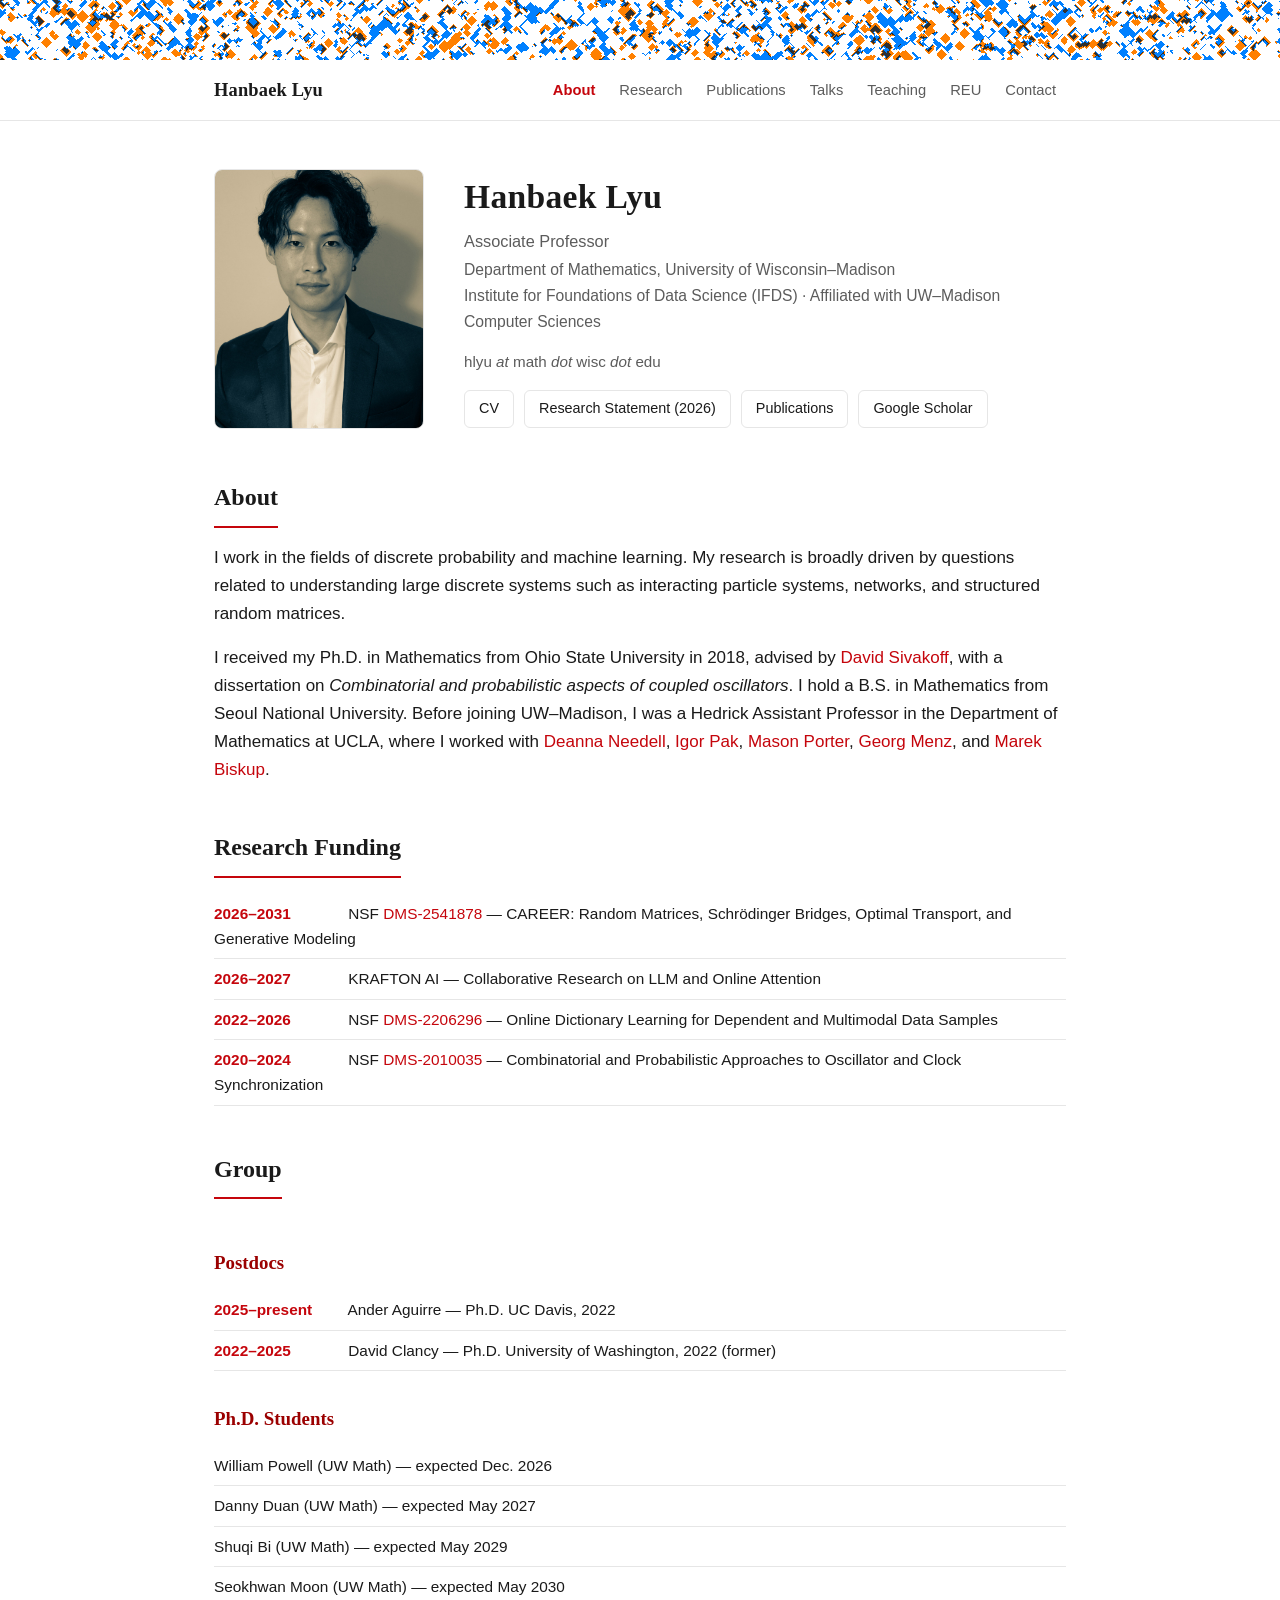
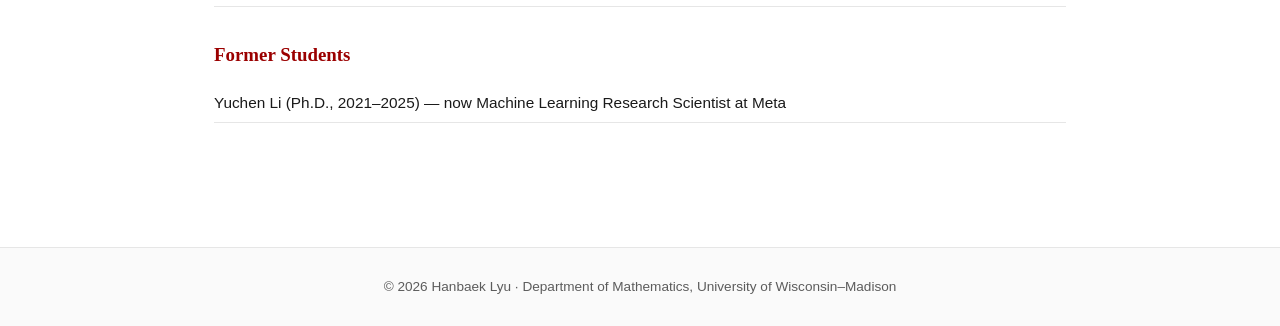
<file: index.html>
<!DOCTYPE html>
<html lang="en">
<head>
<meta charset="utf-8">
<meta name="viewport" content="width=device-width, initial-scale=1">
<title>Hanbaek Lyu</title>
<meta name="description" content="Hanbaek Lyu — Associate Professor of Mathematics, University of Wisconsin–Madison. Discrete probability and machine learning.">
<link rel="stylesheet" href="css/style.css?v=4">
</head>
<body>
<a class="topbanner" href="index.html" aria-label="Hanbaek Lyu — home"><img src="images/banner/fca_banner.gif?v=6" alt="4-color Firefly Cellular Automata simulation"></a>
<nav class="nav">
  <div class="nav-inner">
    <a class="brand" href="index.html">Hanbaek Lyu</a>
    <div class="nav-links">
      <a href="index.html" class="active">About</a>
      <a href="research.html">Research</a>
      <a href="publications.html">Publications</a>
      <a href="talks.html">Talks</a>
      <a href="teaching.html">Teaching</a>
      <a href="reu.html">REU</a>
      <a href="contact.html">Contact</a>
    </div>
  </div>
</nav>

<main class="wrap">
  <div class="hero">
    <div class="hero-photo">
      <img src="images/profile.jpg" alt="Hanbaek Lyu" onerror="this.onerror=null;this.src='images/profile.svg'">
    </div>
    <div class="hero-body">
      <h1>Hanbaek Lyu</h1>
      <p class="title">Associate Professor</p>
      <p class="affil">Department of Mathematics, University of Wisconsin&ndash;Madison</p>
      <p class="affil">Institute for Foundations of Data Science (IFDS) &middot; Affiliated with UW&ndash;Madison Computer Sciences</p>
      <p class="contact-line">hlyu&nbsp;<em>at</em>&nbsp;math&nbsp;<em>dot</em>&nbsp;wisc&nbsp;<em>dot</em>&nbsp;edu</p>
      <div class="quicklinks">
        <a class="btn" href="files/CV.pdf?v=2026-11-24-v3">CV</a>
        <a class="btn" href="files/research_statement.pdf?v=2026-10-01">Research Statement (2026)</a>
        <a class="btn" href="publications.html">Publications</a>
        <a class="btn" href="https://scholar.google.com/citations?user=gDFWvgQAAAAJ&hl=en">Google Scholar</a>
      </div>
    </div>
  </div>

  <section>
    <h2>About</h2>
    <p>I work in the fields of discrete probability and machine learning.
      My research is broadly driven by questions related to understanding large discrete systems
      such as interacting particle systems, networks, and structured random matrices.</p>
    <p>I received my Ph.D. in Mathematics from Ohio State University in 2018, advised by
      <a href="https://people.math.osu.edu/sivakoff.2/">David Sivakoff</a>,
      with a dissertation on <em>Combinatorial and probabilistic aspects of coupled oscillators</em>.
      I hold a B.S. in Mathematics from Seoul National University. Before joining UW&ndash;Madison,
      I was a Hedrick Assistant Professor in the Department of Mathematics at UCLA, where I worked with
      <a href="https://www.math.ucla.edu/~deanna/">Deanna Needell</a>,
      <a href="https://www.math.ucla.edu/~pak/">Igor Pak</a>,
      <a href="https://www.math.ucla.edu/~mason/">Mason Porter</a>,
      <a href="https://www.math.ucla.edu/~gmenz/">Georg Menz</a>, and
      <a href="https://www.math.ucla.edu/~biskup/">Marek Biskup</a>.</p>
  </section>

  <section>
    <h2>Research Funding</h2>
    <ul class="term-list">
      <li><span class="term">2026&ndash;2031</span> NSF <a href="https://www.nsf.gov/awardsearch/showAward?AWD_ID=2541878">DMS-2541878</a> &mdash; CAREER: Random Matrices, Schr&ouml;dinger Bridges, Optimal Transport, and Generative Modeling</li>
      <li><span class="term">2026&ndash;2027</span> KRAFTON AI &mdash; Collaborative Research on LLM and Online Attention</li>
      <li><span class="term">2022&ndash;2026</span> NSF <a href="https://www.nsf.gov/awardsearch/showAward?AWD_ID=2206296">DMS-2206296</a> &mdash; Online Dictionary Learning for Dependent and Multimodal Data Samples</li>
      <li><span class="term">2020&ndash;2024</span> NSF <a href="https://www.nsf.gov/awardsearch/showAward?AWD_ID=2010035">DMS-2010035</a> &mdash; Combinatorial and Probabilistic Approaches to Oscillator and Clock Synchronization</li>
    </ul>
  </section>

  <section>
    <h2>Group</h2>
    <h3>Postdocs</h3>
    <ul class="term-list">
      <li><span class="term">2025&ndash;present</span> Ander Aguirre &mdash; Ph.D. UC Davis, 2022</li>
      <li><span class="term">2022&ndash;2025</span> David Clancy &mdash; Ph.D. University of Washington, 2022 (former)</li>
    </ul>
    <h3>Ph.D. Students</h3>
    <ul class="term-list">
      <li>William Powell (UW Math) &mdash; expected Dec. 2026</li>
      <li>Danny Duan (UW Math) &mdash; expected May 2027</li>
      <li>Shuqi Bi (UW Math) &mdash; expected May 2029</li>
      <li>Seokhwan Moon (UW Math) &mdash; expected May 2030</li>
    </ul>
    <h3>Former Students</h3>
    <ul class="term-list">
      <li>Yuchen Li (Ph.D., 2021&ndash;2025) &mdash; now Machine Learning Research Scientist at Meta</li>
    </ul>
  </section>
</main>

<footer>
  &copy; 2026 Hanbaek Lyu &middot; Department of Mathematics, University of Wisconsin&ndash;Madison
</footer>
<script src="js/owner.js" defer></script>
<script data-goatcounter="https://colourgraph.goatcounter.com/count" async src="//gc.zgo.at/count.js"></script>
<script src="js/clicks.js?v=3" defer></script>
</body>
</html>
</file>
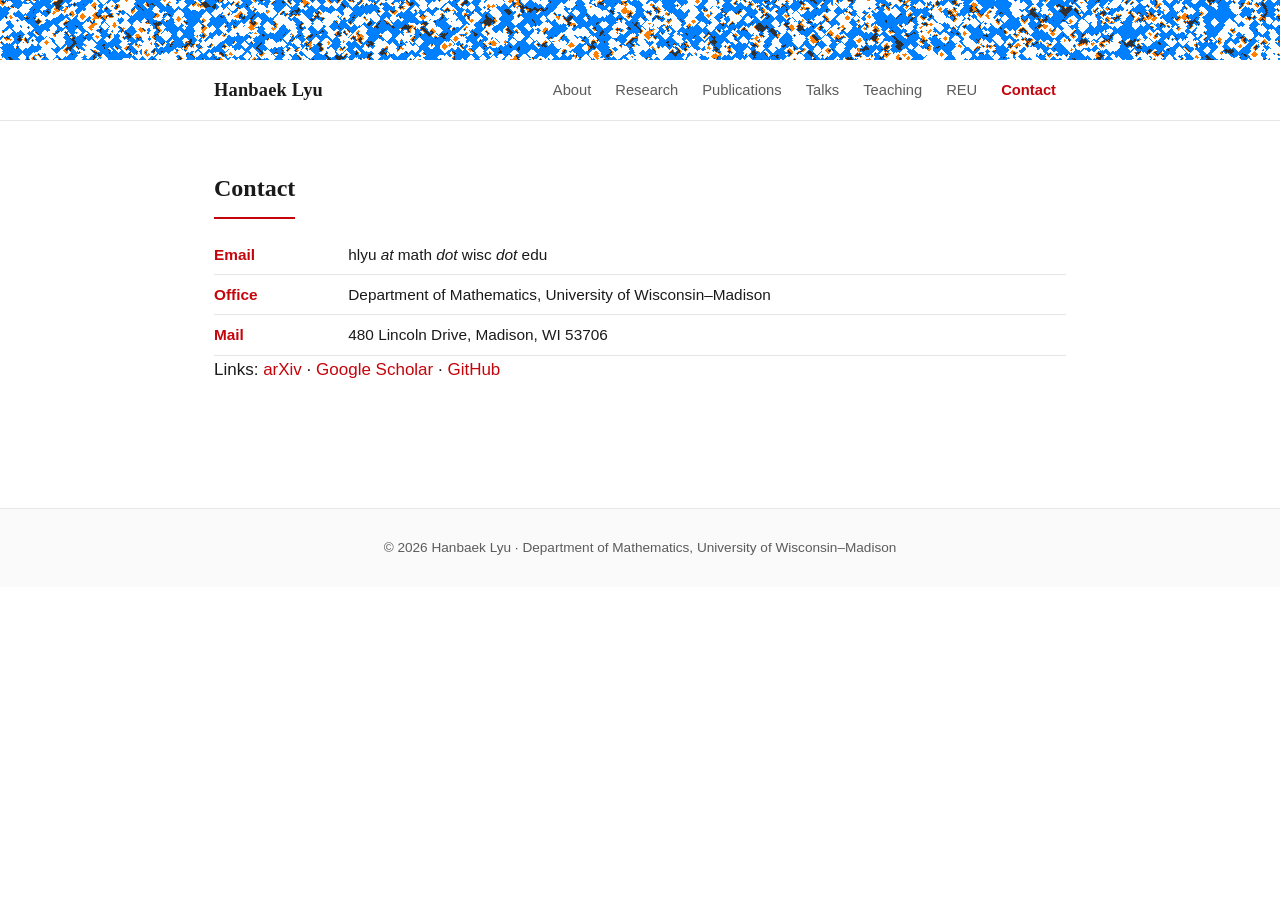
<file: contact.html>
<!DOCTYPE html>
<html lang="en">
<head>
<meta charset="utf-8">
<meta name="viewport" content="width=device-width, initial-scale=1">
<title>Contact &mdash; Hanbaek Lyu</title>
<meta name="description" content="Contact information for Hanbaek Lyu.">
<link rel="stylesheet" href="css/style.css?v=4">
</head>
<body>
<a class="topbanner" href="index.html" aria-label="Hanbaek Lyu — home"><img src="images/banner/fca_banner.gif?v=6" alt="4-color Firefly Cellular Automata simulation"></a>
<nav class="nav">
  <div class="nav-inner">
    <a class="brand" href="index.html">Hanbaek Lyu</a>
    <div class="nav-links">
      <a href="index.html">About</a>
      <a href="research.html">Research</a>
      <a href="publications.html">Publications</a>
      <a href="talks.html">Talks</a>
      <a href="teaching.html">Teaching</a>
      <a href="reu.html">REU</a>
      <a href="contact.html" class="active">Contact</a>
    </div>
  </div>
</nav>

<main class="wrap">
  <section>
    <h2>Contact</h2>
    <ul class="term-list">
      <li><span class="term">Email</span> hlyu&nbsp;<em>at</em>&nbsp;math&nbsp;<em>dot</em>&nbsp;wisc&nbsp;<em>dot</em>&nbsp;edu</li>
      <li><span class="term">Office</span> Department of Mathematics, University of Wisconsin&ndash;Madison</li>
      <li><span class="term">Mail</span> 480 Lincoln Drive, Madison, WI 53706</li>
    </ul>
    <p>Links:
      <a href="https://arxiv.org/a/lyu_h_1">arXiv</a> &middot;
      <a href="https://scholar.google.com/citations?user=gDFWvgQAAAAJ&hl=en">Google Scholar</a> &middot;
      <a href="https://github.com/HanbaekLyu">GitHub</a>
    </p>
  </section>
</main>

<footer>
  &copy; 2026 Hanbaek Lyu &middot; Department of Mathematics, University of Wisconsin&ndash;Madison
</footer>
<script src="js/owner.js" defer></script>
<script data-goatcounter="https://colourgraph.goatcounter.com/count" async src="//gc.zgo.at/count.js"></script>
<script src="js/clicks.js?v=3" defer></script>
</body>
</html>
</file>
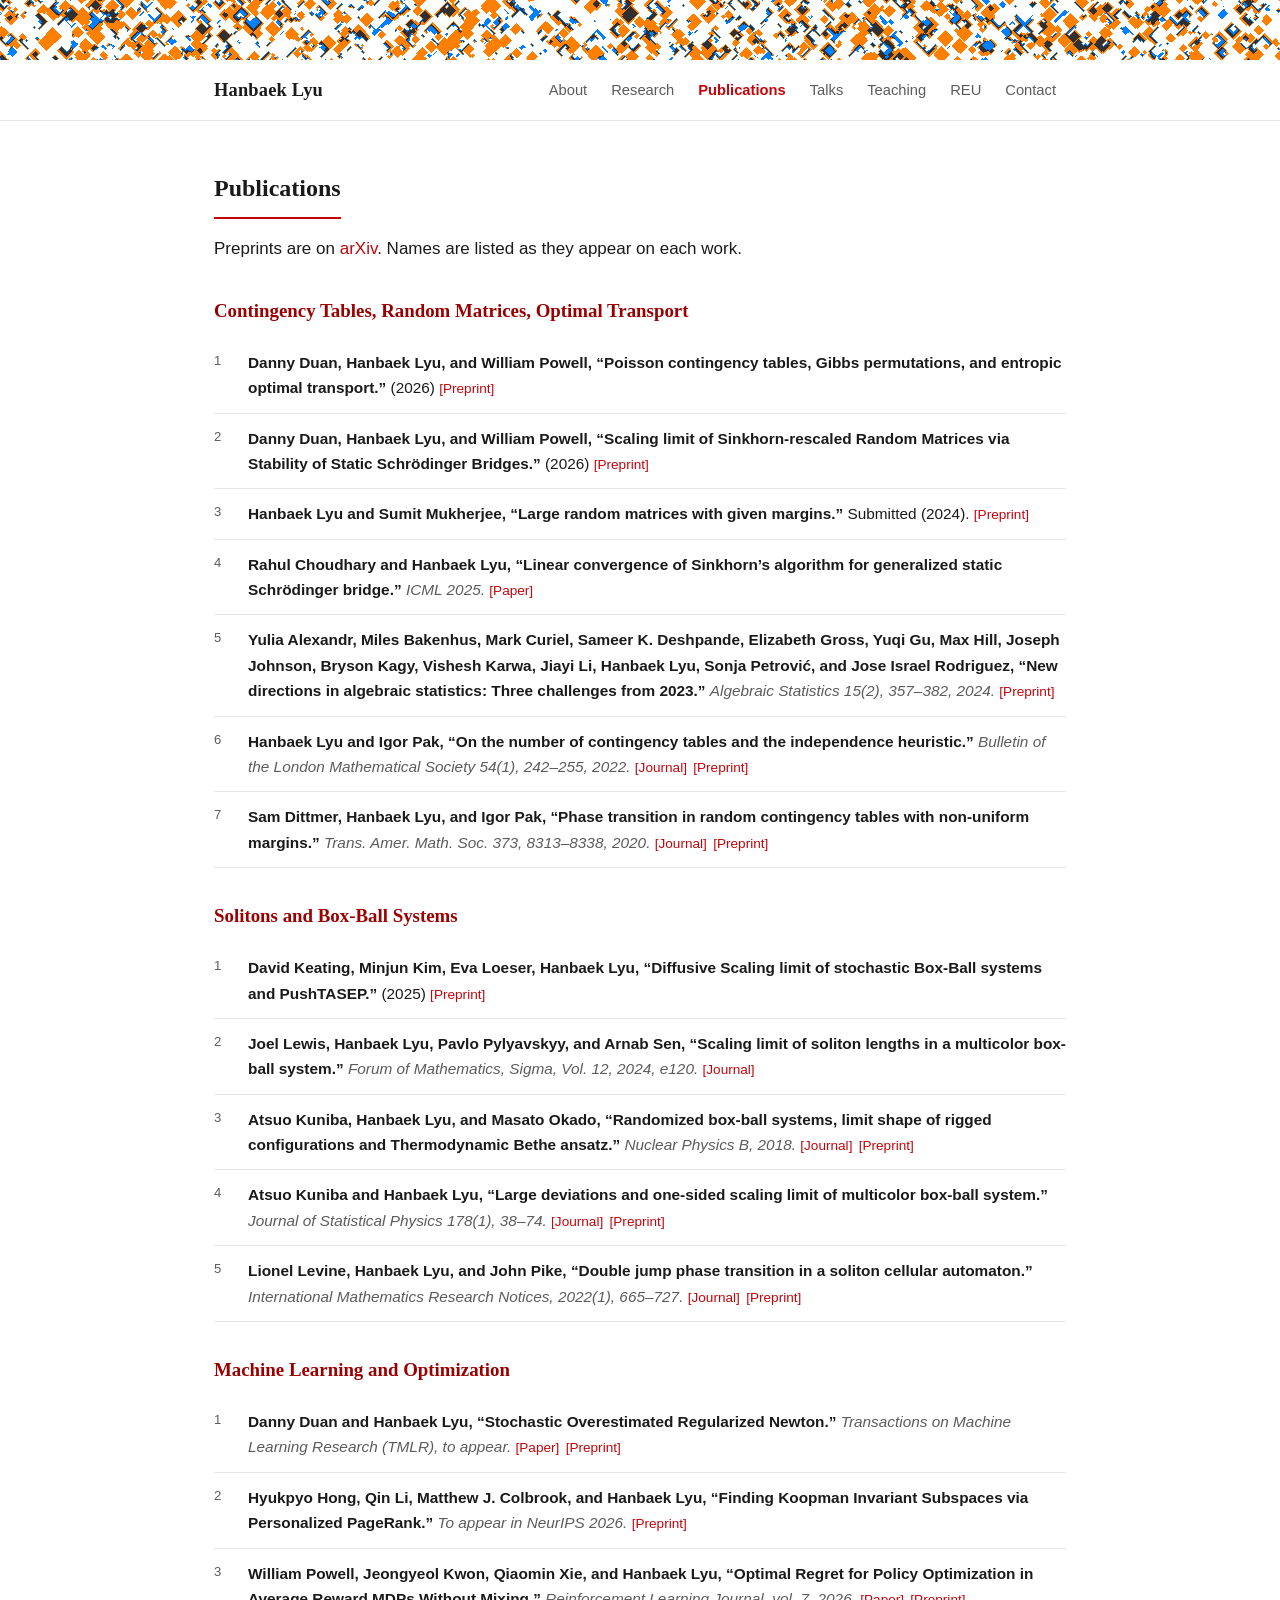
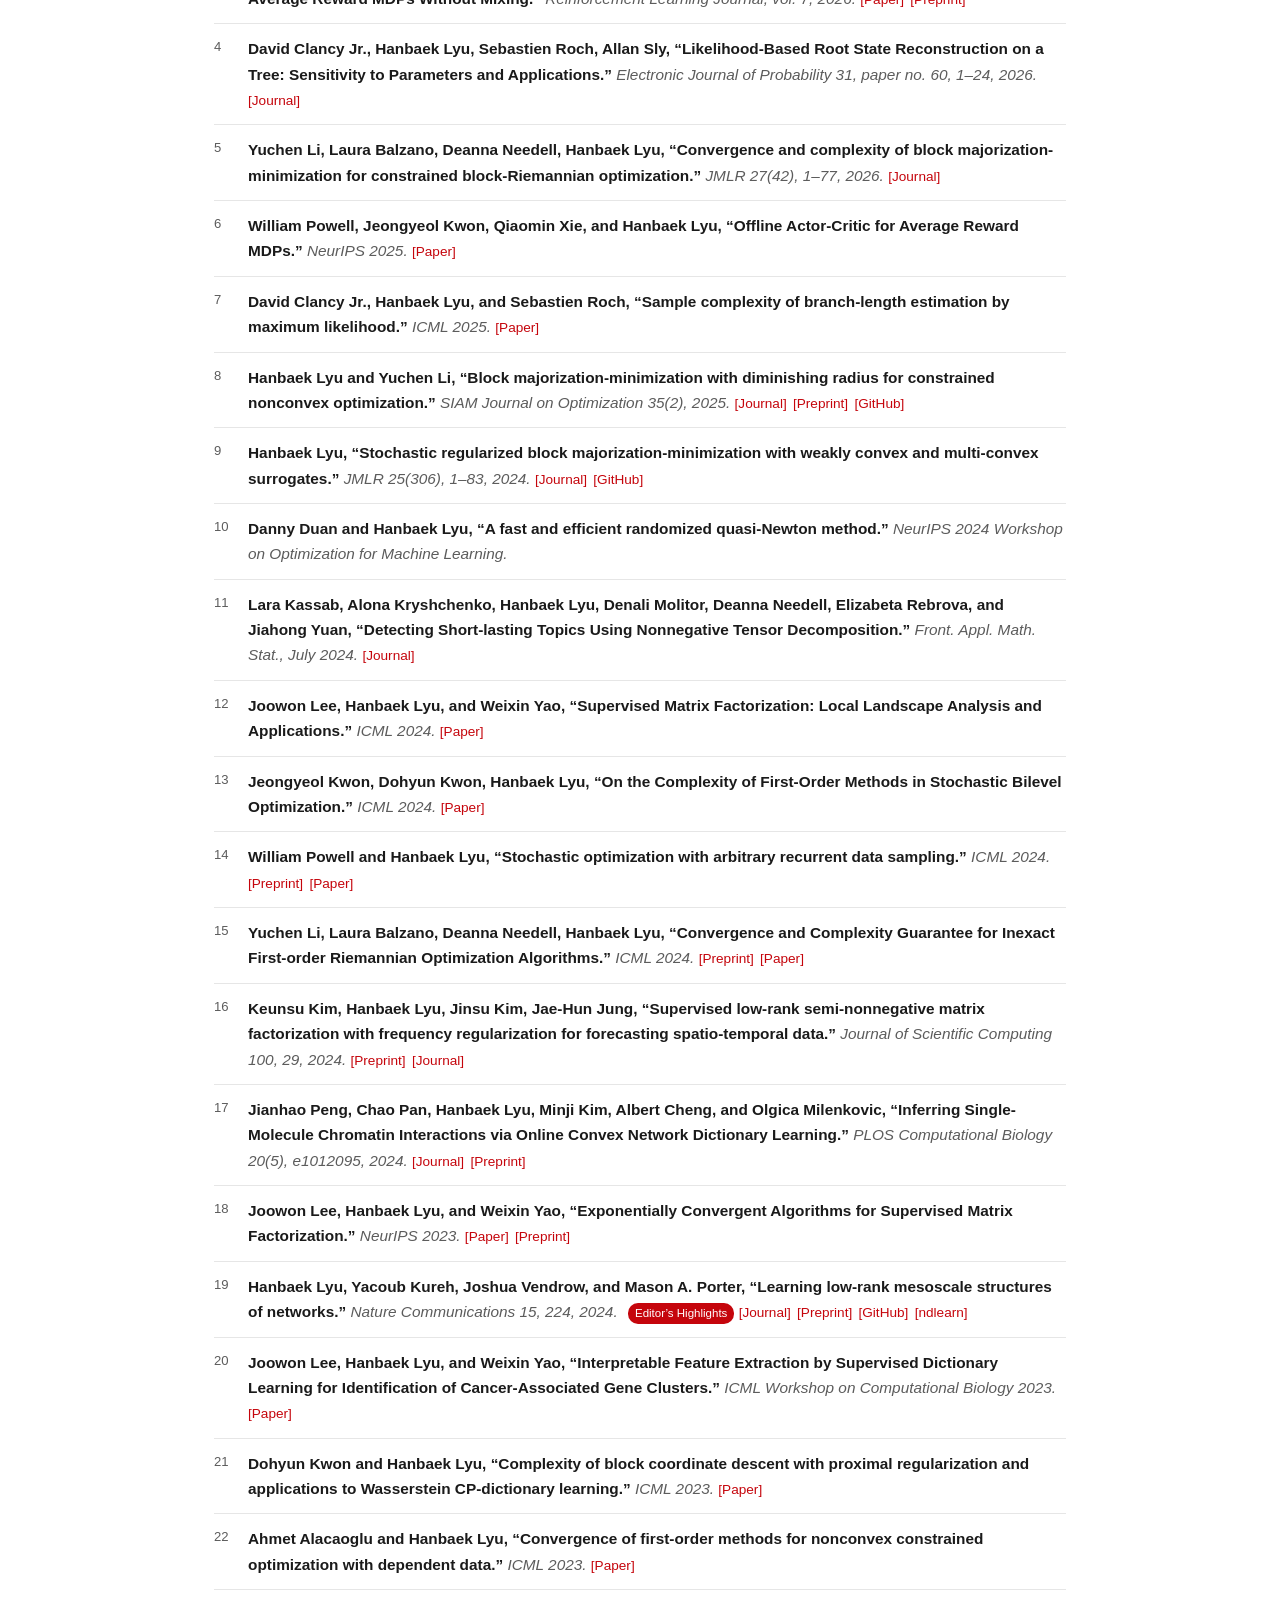
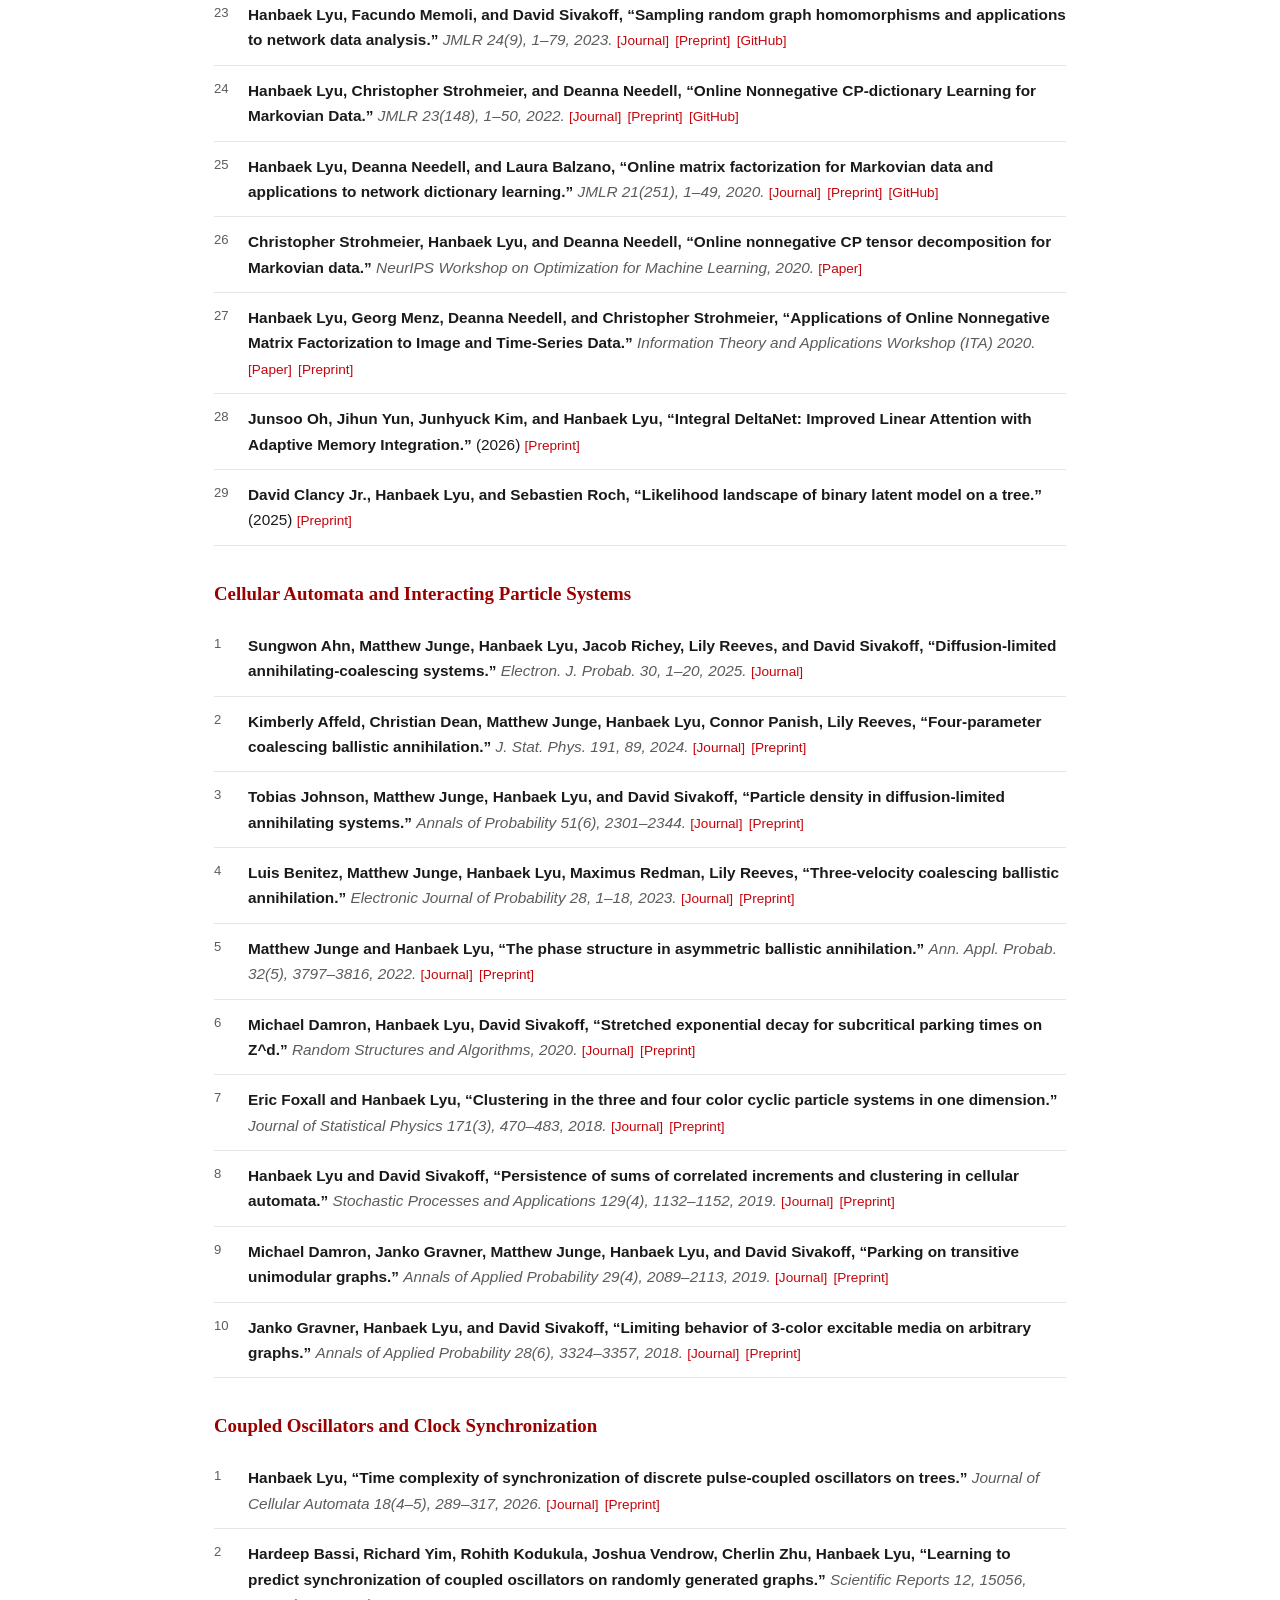
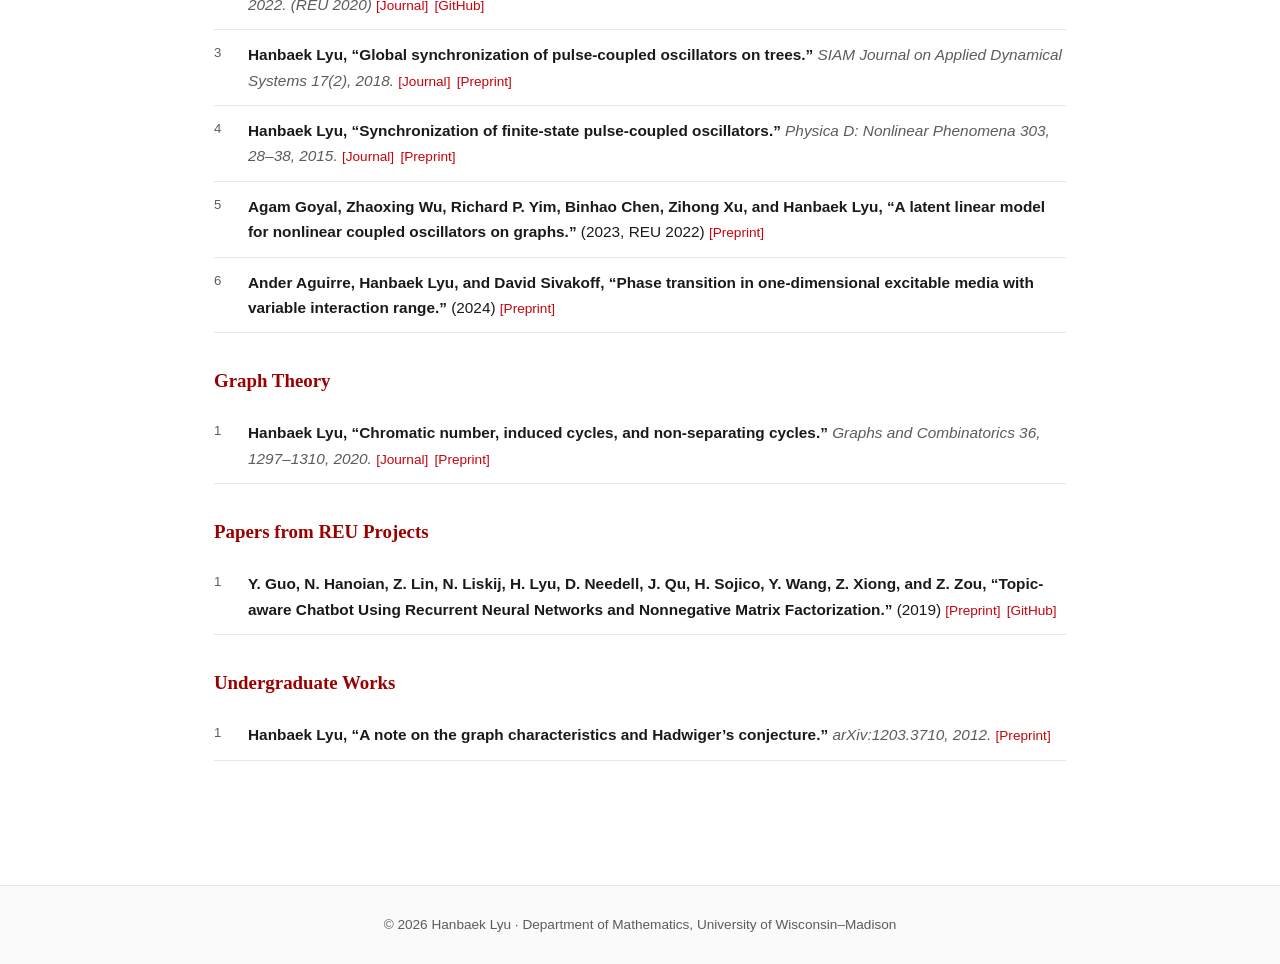
<file: publications.html>
<!DOCTYPE html>
<html lang="en">
<head>
<meta charset="utf-8">
<meta name="viewport" content="width=device-width, initial-scale=1">
<title>Publications &mdash; Hanbaek Lyu</title>
<meta name="description" content="Publications and preprints of Hanbaek Lyu.">
<link rel="stylesheet" href="css/style.css?v=4">
</head>
<body>
<a class="topbanner" href="index.html" aria-label="Hanbaek Lyu — home"><img src="images/banner/fca_banner.gif?v=6" alt="4-color Firefly Cellular Automata simulation"></a>
<nav class="nav">
  <div class="nav-inner">
    <a class="brand" href="index.html">Hanbaek Lyu</a>
    <div class="nav-links">
      <a href="index.html">About</a>
      <a href="research.html">Research</a>
      <a href="publications.html" class="active">Publications</a>
      <a href="talks.html">Talks</a>
      <a href="teaching.html">Teaching</a>
      <a href="reu.html">REU</a>
      <a href="contact.html">Contact</a>
    </div>
  </div>
</nav>

<main class="wrap">
  <section>
    <h2>Publications</h2>
    <p>Preprints are on <a href="https://arxiv.org/a/lyu_h_1">arXiv</a>. Names are listed as they appear on each work.</p>

    <div class="pub-group">
    <h3>Contingency Tables, Random Matrices, Optimal Transport</h3>
    <ol class="pubs">
      <li><span class="pub-title">Danny Duan, Hanbaek Lyu, and William Powell, &ldquo;Poisson contingency tables, Gibbs permutations, and entropic optimal transport.&rdquo;</span> (2026) <span class="pub-links"><a href="https://arxiv.org/abs/2610.14616">[Preprint]</a></span></li>
      <li><span class="pub-title">Danny Duan, Hanbaek Lyu, and William Powell, &ldquo;Scaling limit of Sinkhorn-rescaled Random Matrices via Stability of Static Schr&ouml;dinger Bridges.&rdquo;</span> (2026) <span class="pub-links"><a href="https://arxiv.org/abs/2604.23461">[Preprint]</a></span></li>
      <li><span class="pub-title">Hanbaek Lyu and Sumit Mukherjee, &ldquo;Large random matrices with given margins.&rdquo;</span> Submitted (2024). <span class="pub-links"><a href="http://arxiv.org/abs/2407.14942">[Preprint]</a></span></li>
      <li><span class="pub-title">Rahul Choudhary and Hanbaek Lyu, &ldquo;Linear convergence of Sinkhorn&rsquo;s algorithm for generalized static Schr&ouml;dinger bridge.&rdquo;</span> <span class="pub-venue">ICML 2025.</span> <span class="pub-links"><a href="https://proceedings.mlr.press/v267/choudhary25a.html">[Paper]</a></span></li>
      <li><span class="pub-title">Yulia Alexandr, Miles Bakenhus, Mark Curiel, Sameer K. Deshpande, Elizabeth Gross, Yuqi Gu, Max Hill, Joseph Johnson, Bryson Kagy, Vishesh Karwa, Jiayi Li, Hanbaek Lyu, Sonja Petrovi&cacute;, and Jose Israel Rodriguez, &ldquo;New directions in algebraic statistics: Three challenges from 2023.&rdquo;</span> <span class="pub-venue">Algebraic Statistics 15(2), 357&ndash;382, 2024.</span> <span class="pub-links"><a href="https://arxiv.org/abs/2402.13961">[Preprint]</a></span></li>
      <li><span class="pub-title">Hanbaek Lyu and Igor Pak, &ldquo;On the number of contingency tables and the independence heuristic.&rdquo;</span> <span class="pub-venue">Bulletin of the London Mathematical Society 54(1), 242&ndash;255, 2022.</span> <span class="pub-links"><a href="https://londmathsoc.onlinelibrary.wiley.com/doi/abs/10.1112/blms.12578">[Journal]</a> <a href="https://arxiv.org/abs/2009.10810">[Preprint]</a></span></li>
      <li><span class="pub-title">Sam Dittmer, Hanbaek Lyu, and Igor Pak, &ldquo;Phase transition in random contingency tables with non-uniform margins.&rdquo;</span> <span class="pub-venue">Trans. Amer. Math. Soc. 373, 8313&ndash;8338, 2020.</span> <span class="pub-links"><a href="https://www.ams.org/journals/tran/0000-000-00/S0002-9947-2020-08094-5/">[Journal]</a> <a href="https://arxiv.org/abs/1903.08743">[Preprint]</a></span></li>
    </ol>
    </div>

    <div class="pub-group">
    <h3>Solitons and Box-Ball Systems</h3>
    <ol class="pubs">
      <li><span class="pub-title">David Keating, Minjun Kim, Eva Loeser, Hanbaek Lyu, &ldquo;Diffusive Scaling limit of stochastic Box-Ball systems and PushTASEP.&rdquo;</span> (2025) <span class="pub-links"><a href="http://arxiv.org/abs/2509.20779">[Preprint]</a></span></li>
      <li><span class="pub-title">Joel Lewis, Hanbaek Lyu, Pavlo Pylyavskyy, and Arnab Sen, &ldquo;Scaling limit of soliton lengths in a multicolor box-ball system.&rdquo;</span> <span class="pub-venue">Forum of Mathematics, Sigma, Vol. 12, 2024, e120.</span> <span class="pub-links"><a href="https://www.cambridge.org/core/journals/forum-of-mathematics-sigma/article/scaling-limit-of-soliton-lengths-in-a-multicolor-boxball-system/75C41436AA54D040A512D828E3FC4CC2">[Journal]</a></span></li>
      <li><span class="pub-title">Atsuo Kuniba, Hanbaek Lyu, and Masato Okado, &ldquo;Randomized box-ball systems, limit shape of rigged configurations and Thermodynamic Bethe ansatz.&rdquo;</span> <span class="pub-venue">Nuclear Physics B, 2018.</span> <span class="pub-links"><a href="https://www.sciencedirect.com/science/article/pii/S055032131830289X?via%3Dihub">[Journal]</a> <a href="https://arxiv.org/abs/1808.02626">[Preprint]</a></span></li>
      <li><span class="pub-title">Atsuo Kuniba and Hanbaek Lyu, &ldquo;Large deviations and one-sided scaling limit of multicolor box-ball system.&rdquo;</span> <span class="pub-venue">Journal of Statistical Physics 178(1), 38&ndash;74.</span> <span class="pub-links"><a href="https://link.springer.com/article/10.1007/s10955-019-02417-x">[Journal]</a> <a href="http://arxiv.org/abs/1808.08074">[Preprint]</a></span></li>
      <li><span class="pub-title">Lionel Levine, Hanbaek Lyu, and John Pike, &ldquo;Double jump phase transition in a soliton cellular automaton.&rdquo;</span> <span class="pub-venue">International Mathematics Research Notices, 2022(1), 665&ndash;727.</span> <span class="pub-links"><a href="https://doi.org/10.1093/imrn/rnaa166">[Journal]</a> <a href="https://arxiv.org/abs/1706.05621">[Preprint]</a></span></li>
    </ol>
    </div>

    <div class="pub-group">
    <h3>Machine Learning and Optimization</h3>
    <ol class="pubs">
      <li><span class="pub-title">Danny Duan and Hanbaek Lyu, &ldquo;Stochastic Overestimated Regularized Newton.&rdquo;</span> <span class="pub-venue">Transactions on Machine Learning Research (TMLR), to appear.</span> <span class="pub-links"><a href="https://openreview.net/forum?id=URxDMgi1Qd">[Paper]</a> <a href="https://arxiv.org/abs/2509.21684">[Preprint]</a></span></li>
      <li><span class="pub-title">Hyukpyo Hong, Qin Li, Matthew J. Colbrook, and Hanbaek Lyu, &ldquo;Finding Koopman Invariant Subspaces via Personalized PageRank.&rdquo;</span> <span class="pub-venue">To appear in NeurIPS 2026.</span> <span class="pub-links"><a href="https://arxiv.org/abs/2605.24666">[Preprint]</a></span></li>
      <li><span class="pub-title">William Powell, Jeongyeol Kwon, Qiaomin Xie, and Hanbaek Lyu, &ldquo;Optimal Regret for Policy Optimization in Average Reward MDPs Without Mixing.&rdquo;</span> <span class="pub-venue">Reinforcement Learning Journal, vol. 7, 2026.</span> <span class="pub-links"><a href="https://rlj.cs.umass.edu/2026/papers/Paper112.pdf">[Paper]</a> <a href="https://arxiv.org/abs/2405.20467">[Preprint]</a></span></li>
      <li><span class="pub-title">David Clancy Jr., Hanbaek Lyu, Sebastien Roch, Allan Sly, &ldquo;Likelihood-Based Root State Reconstruction on a Tree: Sensitivity to Parameters and Applications.&rdquo;</span> <span class="pub-venue">Electronic Journal of Probability 31, paper no. 60, 1&ndash;24, 2026.</span> <span class="pub-links"><a href="https://projecteuclid.org/journals/electronic-journal-of-probability/volume-31/issue-none/Likelihood-based-root-state-reconstruction-on-a-tree--Sensitivity/10.1214/26-EJP1508.full">[Journal]</a></span></li>
      <li><span class="pub-title">Yuchen Li, Laura Balzano, Deanna Needell, Hanbaek Lyu, &ldquo;Convergence and complexity of block majorization-minimization for constrained block-Riemannian optimization.&rdquo;</span> <span class="pub-venue">JMLR 27(42), 1&ndash;77, 2026.</span> <span class="pub-links"><a href="http://jmlr.org/papers/v27/24-0020.html">[Journal]</a></span></li>
      <li><span class="pub-title">William Powell, Jeongyeol Kwon, Qiaomin Xie, and Hanbaek Lyu, &ldquo;Offline Actor-Critic for Average Reward MDPs.&rdquo;</span> <span class="pub-venue">NeurIPS 2025.</span> <span class="pub-links"><a href="https://openreview.net/forum?id=Zvo2HBlviF">[Paper]</a></span></li>
      <li><span class="pub-title">David Clancy Jr., Hanbaek Lyu, and Sebastien Roch, &ldquo;Sample complexity of branch-length estimation by maximum likelihood.&rdquo;</span> <span class="pub-venue">ICML 2025.</span> <span class="pub-links"><a href="https://proceedings.mlr.press/v267/clancy25a.html">[Paper]</a></span></li>
      <li><span class="pub-title">Hanbaek Lyu and Yuchen Li, &ldquo;Block majorization-minimization with diminishing radius for constrained nonconvex optimization.&rdquo;</span> <span class="pub-venue">SIAM Journal on Optimization 35(2), 2025.</span> <span class="pub-links"><a href="https://doi.org/10.1137/23M1604515">[Journal]</a> <a href="https://arxiv.org/abs/2012.03503">[Preprint]</a> <a href="https://github.com/HanbaekLyu/BMM-DR">[GitHub]</a></span></li>
      <li><span class="pub-title">Hanbaek Lyu, &ldquo;Stochastic regularized block majorization-minimization with weakly convex and multi-convex surrogates.&rdquo;</span> <span class="pub-venue">JMLR 25(306), 1&ndash;83, 2024.</span> <span class="pub-links"><a href="https://jmlr.org/papers/v25/23-0349.html">[Journal]</a> <a href="https://github.com/HanbaekLyu/SRMM">[GitHub]</a></span></li>
      <li><span class="pub-title">Danny Duan and Hanbaek Lyu, &ldquo;A fast and efficient randomized quasi-Newton method.&rdquo;</span> <span class="pub-venue">NeurIPS 2024 Workshop on Optimization for Machine Learning.</span></li>
      <li><span class="pub-title">Lara Kassab, Alona Kryshchenko, Hanbaek Lyu, Denali Molitor, Deanna Needell, Elizabeta Rebrova, and Jiahong Yuan, &ldquo;Detecting Short-lasting Topics Using Nonnegative Tensor Decomposition.&rdquo;</span> <span class="pub-venue">Front. Appl. Math. Stat., July 2024.</span> <span class="pub-links"><a href="https://www.frontiersin.org/journals/applied-mathematics-and-statistics/articles/10.3389/fams.2024.1287074/full">[Journal]</a></span></li>
      <li><span class="pub-title">Joowon Lee, Hanbaek Lyu, and Weixin Yao, &ldquo;Supervised Matrix Factorization: Local Landscape Analysis and Applications.&rdquo;</span> <span class="pub-venue">ICML 2024.</span> <span class="pub-links"><a href="https://proceedings.mlr.press/v235/lee24p.html">[Paper]</a></span></li>
      <li><span class="pub-title">Jeongyeol Kwon, Dohyun Kwon, Hanbaek Lyu, &ldquo;On the Complexity of First-Order Methods in Stochastic Bilevel Optimization.&rdquo;</span> <span class="pub-venue">ICML 2024.</span> <span class="pub-links"><a href="https://proceedings.mlr.press/v235/kwon24b.html">[Paper]</a></span></li>
      <li><span class="pub-title">William Powell and Hanbaek Lyu, &ldquo;Stochastic optimization with arbitrary recurrent data sampling.&rdquo;</span> <span class="pub-venue">ICML 2024.</span> <span class="pub-links"><a href="https://arxiv.org/abs/2401.07694">[Preprint]</a> <a href="https://proceedings.mlr.press/v235/powell24a.html">[Paper]</a></span></li>
      <li><span class="pub-title">Yuchen Li, Laura Balzano, Deanna Needell, Hanbaek Lyu, &ldquo;Convergence and Complexity Guarantee for Inexact First-order Riemannian Optimization Algorithms.&rdquo;</span> <span class="pub-venue">ICML 2024.</span> <span class="pub-links"><a href="https://arxiv.org/pdf/2405.03073">[Preprint]</a> <a href="https://proceedings.mlr.press/v235/li24b.html">[Paper]</a></span></li>
      <li><span class="pub-title">Keunsu Kim, Hanbaek Lyu, Jinsu Kim, Jae-Hun Jung, &ldquo;Supervised low-rank semi-nonnegative matrix factorization with frequency regularization for forecasting spatio-temporal data.&rdquo;</span> <span class="pub-venue">Journal of Scientific Computing 100, 29, 2024.</span> <span class="pub-links"><a href="https://arxiv.org/pdf/2311.08636.pdf">[Preprint]</a> <a href="https://link.springer.com/article/10.1007/s10915-024-02565-7">[Journal]</a></span></li>
      <li><span class="pub-title">Jianhao Peng, Chao Pan, Hanbaek Lyu, Minji Kim, Albert Cheng, and Olgica Milenkovic, &ldquo;Inferring Single-Molecule Chromatin Interactions via Online Convex Network Dictionary Learning.&rdquo;</span> <span class="pub-venue">PLOS Computational Biology 20(5), e1012095, 2024.</span> <span class="pub-links"><a href="https://journals.plos.org/ploscompbiol/article?id=10.1371/journal.pcbi.1012095">[Journal]</a> <a href="https://www.biorxiv.org/content/10.1101/2022.07.28.501904v1">[Preprint]</a></span></li>
      <li><span class="pub-title">Joowon Lee, Hanbaek Lyu, and Weixin Yao, &ldquo;Exponentially Convergent Algorithms for Supervised Matrix Factorization.&rdquo;</span> <span class="pub-venue">NeurIPS 2023.</span> <span class="pub-links"><a href="https://papers.nips.cc/paper_files/paper/2023/hash/f2c80b3c9cf8102d38c4b21af25d9740-Abstract-Conference.html">[Paper]</a> <a href="https://arxiv.org/pdf/2311.11182.pdf">[Preprint]</a></span></li>
      <li><span class="pub-title">Hanbaek Lyu, Yacoub Kureh, Joshua Vendrow, and Mason A. Porter, &ldquo;Learning low-rank mesoscale structures of networks.&rdquo;</span> <span class="pub-venue">Nature Communications 15, 224, 2024.</span> <span class="tag">Editor&rsquo;s Highlights</span> <span class="pub-links"><a href="https://www.nature.com/articles/s41467-023-42859-2">[Journal]</a> <a href="https://arxiv.org/abs/2102.06984">[Preprint]</a> <a href="https://github.com/HanbaekLyu/NDL_paper">[GitHub]</a> <a href="https://pypi.org/project/ndlearn/">[ndlearn]</a></span></li>
      <li><span class="pub-title">Joowon Lee, Hanbaek Lyu, and Weixin Yao, &ldquo;Interpretable Feature Extraction by Supervised Dictionary Learning for Identification of Cancer-Associated Gene Clusters.&rdquo;</span> <span class="pub-venue">ICML Workshop on Computational Biology 2023.</span> <span class="pub-links"><a href="https://icml-compbio.github.io/2023/papers/WCBICML2023_paper155.pdf">[Paper]</a></span></li>
      <li><span class="pub-title">Dohyun Kwon and Hanbaek Lyu, &ldquo;Complexity of block coordinate descent with proximal regularization and applications to Wasserstein CP-dictionary learning.&rdquo;</span> <span class="pub-venue">ICML 2023.</span> <span class="pub-links"><a href="https://proceedings.mlr.press/v202/kwon23d/kwon23d.pdf">[Paper]</a></span></li>
      <li><span class="pub-title">Ahmet Alacaoglu and Hanbaek Lyu, &ldquo;Convergence of first-order methods for nonconvex constrained optimization with dependent data.&rdquo;</span> <span class="pub-venue">ICML 2023.</span> <span class="pub-links"><a href="https://proceedings.mlr.press/v202/alacaoglu23a/alacaoglu23a.pdf">[Paper]</a></span></li>
      <li><span class="pub-title">Hanbaek Lyu, Facundo Memoli, and David Sivakoff, &ldquo;Sampling random graph homomorphisms and applications to network data analysis.&rdquo;</span> <span class="pub-venue">JMLR 24(9), 1&ndash;79, 2023.</span> <span class="pub-links"><a href="https://jmlr.org/papers/v24/20-449.html">[Journal]</a> <a href="https://arxiv.org/abs/1910.09483">[Preprint]</a> <a href="https://github.com/HanbaekLyu/motif_sampling">[GitHub]</a></span></li>
      <li><span class="pub-title">Hanbaek Lyu, Christopher Strohmeier, and Deanna Needell, &ldquo;Online Nonnegative CP-dictionary Learning for Markovian Data.&rdquo;</span> <span class="pub-venue">JMLR 23(148), 1&ndash;50, 2022.</span> <span class="pub-links"><a href="https://jmlr.org/papers/v23/21-0419.html">[Journal]</a> <a href="https://arxiv.org/abs/2009.07612">[Preprint]</a> <a href="https://github.com/HanbaekLyu/OnlineCPDL">[GitHub]</a></span></li>
      <li><span class="pub-title">Hanbaek Lyu, Deanna Needell, and Laura Balzano, &ldquo;Online matrix factorization for Markovian data and applications to network dictionary learning.&rdquo;</span> <span class="pub-venue">JMLR 21(251), 1&ndash;49, 2020.</span> <span class="pub-links"><a href="https://jmlr.org/papers/v21/20-444.html">[Journal]</a> <a href="https://arxiv.org/abs/1911.01931">[Preprint]</a> <a href="https://github.com/HanbaekLyu/ONMF_ONTF_NDL">[GitHub]</a></span></li>
      <li><span class="pub-title">Christopher Strohmeier, Hanbaek Lyu, and Deanna Needell, &ldquo;Online nonnegative CP tensor decomposition for Markovian data.&rdquo;</span> <span class="pub-venue">NeurIPS Workshop on Optimization for Machine Learning, 2020.</span> <span class="pub-links"><a href="https://opt-ml.org/papers/2020/paper_20.pdf">[Paper]</a></span></li>
      <li><span class="pub-title">Hanbaek Lyu, Georg Menz, Deanna Needell, and Christopher Strohmeier, &ldquo;Applications of Online Nonnegative Matrix Factorization to Image and Time-Series Data.&rdquo;</span> <span class="pub-venue">Information Theory and Applications Workshop (ITA) 2020.</span> <span class="pub-links"><a href="https://ieeexplore.ieee.org/abstract/document/9245004">[Paper]</a> <a href="https://arxiv.org/abs/2011.05384">[Preprint]</a></span></li>
      <li><span class="pub-title">Junsoo Oh, Jihun Yun, Junhyuck Kim, and Hanbaek Lyu, &ldquo;Integral DeltaNet: Improved Linear Attention with Adaptive Memory Integration.&rdquo;</span> (2026) <span class="pub-links"><a href="https://arxiv.org/abs/2611.32063">[Preprint]</a></span></li>
      <li><span class="pub-title">David Clancy Jr., Hanbaek Lyu, and Sebastien Roch, &ldquo;Likelihood landscape of binary latent model on a tree.&rdquo;</span> (2025) <span class="pub-links"><a href="https://arxiv.org/abs/2501.17622">[Preprint]</a></span></li>
    </ol>
    </div>

    <div class="pub-group">
    <h3>Cellular Automata and Interacting Particle Systems</h3>
    <ol class="pubs">
      <li><span class="pub-title">Sungwon Ahn, Matthew Junge, Hanbaek Lyu, Jacob Richey, Lily Reeves, and David Sivakoff, &ldquo;Diffusion-limited annihilating-coalescing systems.&rdquo;</span> <span class="pub-venue">Electron. J. Probab. 30, 1&ndash;20, 2025.</span> <span class="pub-links"><a href="https://projecteuclid.org/journals/electronic-journal-of-probability/volume-30/issue-none/Diffusion-limited-annihilating-coalescing-systems/10.1214/25-EJP1286.full">[Journal]</a></span></li>
      <li><span class="pub-title">Kimberly Affeld, Christian Dean, Matthew Junge, Hanbaek Lyu, Connor Panish, Lily Reeves, &ldquo;Four-parameter coalescing ballistic annihilation.&rdquo;</span> <span class="pub-venue">J. Stat. Phys. 191, 89, 2024.</span> <span class="pub-links"><a href="https://link.springer.com/article/10.1007/s10955-024-03305-9#citeas">[Journal]</a> <a href="https://arxiv.org/abs/2401.06852">[Preprint]</a></span></li>
      <li><span class="pub-title">Tobias Johnson, Matthew Junge, Hanbaek Lyu, and David Sivakoff, &ldquo;Particle density in diffusion-limited annihilating systems.&rdquo;</span> <span class="pub-venue">Annals of Probability 51(6), 2301&ndash;2344.</span> <span class="pub-links"><a href="https://projecteuclid.org/journals/annals-of-probability/volume-51/issue-6/Particle-density-in-diffusion-limited-annihilating-systems/10.1214/23-AOP1653.short">[Journal]</a> <a href="https://arxiv.org/abs/2005.06018">[Preprint]</a></span></li>
      <li><span class="pub-title">Luis Benitez, Matthew Junge, Hanbaek Lyu, Maximus Redman, Lily Reeves, &ldquo;Three-velocity coalescing ballistic annihilation.&rdquo;</span> <span class="pub-venue">Electronic Journal of Probability 28, 1&ndash;18, 2023.</span> <span class="pub-links"><a href="https://projecteuclid.org/journals/electronic-journal-of-probability/volume-28/issue-none/Three-velocity-coalescing-ballistic-annihilation/10.1214/23-EJP948.full">[Journal]</a> <a href="https://arxiv.org/abs/2010.15855">[Preprint]</a></span></li>
      <li><span class="pub-title">Matthew Junge and Hanbaek Lyu, &ldquo;The phase structure in asymmetric ballistic annihilation.&rdquo;</span> <span class="pub-venue">Ann. Appl. Probab. 32(5), 3797&ndash;3816, 2022.</span> <span class="pub-links"><a href="https://projecteuclid.org/journals/annals-of-applied-probability/volume-32/issue-5/The-phase-structure-of-asymmetric-ballistic-annihilation/10.1214/21-AAP1773.short">[Journal]</a> <a href="http://arxiv.org/abs/1811.08378">[Preprint]</a></span></li>
      <li><span class="pub-title">Michael Damron, Hanbaek Lyu, David Sivakoff, &ldquo;Stretched exponential decay for subcritical parking times on Z^d.&rdquo;</span> <span class="pub-venue">Random Structures and Algorithms, 2020.</span> <span class="pub-links"><a href="https://onlinelibrary.wiley.com/doi/abs/10.1002/rsa.21001">[Journal]</a> <a href="https://arxiv.org/abs/2008.05072">[Preprint]</a></span></li>
      <li><span class="pub-title">Eric Foxall and Hanbaek Lyu, &ldquo;Clustering in the three and four color cyclic particle systems in one dimension.&rdquo;</span> <span class="pub-venue">Journal of Statistical Physics 171(3), 470&ndash;483, 2018.</span> <span class="pub-links"><a href="http://link.springer.com/article/10.1007/s10955-018-2004-2">[Journal]</a> <a href="https://arxiv.org/abs/1711.04741">[Preprint]</a></span></li>
      <li><span class="pub-title">Hanbaek Lyu and David Sivakoff, &ldquo;Persistence of sums of correlated increments and clustering in cellular automata.&rdquo;</span> <span class="pub-venue">Stochastic Processes and Applications 129(4), 1132&ndash;1152, 2019.</span> <span class="pub-links"><a href="https://www.sciencedirect.com/science/article/pii/S0304414918301431?via%3Dihub">[Journal]</a> <a href="https://arxiv.org/abs/1706.08117">[Preprint]</a></span></li>
      <li><span class="pub-title">Michael Damron, Janko Gravner, Matthew Junge, Hanbaek Lyu, and David Sivakoff, &ldquo;Parking on transitive unimodular graphs.&rdquo;</span> <span class="pub-venue">Annals of Applied Probability 29(4), 2089&ndash;2113, 2019.</span> <span class="pub-links"><a href="https://projecteuclid.org/euclid.aoap/1563869038">[Journal]</a> <a href="https://arxiv.org/abs/1710.10529">[Preprint]</a></span></li>
      <li><span class="pub-title">Janko Gravner, Hanbaek Lyu, and David Sivakoff, &ldquo;Limiting behavior of 3-color excitable media on arbitrary graphs.&rdquo;</span> <span class="pub-venue">Annals of Applied Probability 28(6), 3324&ndash;3357, 2018.</span> <span class="pub-links"><a href="http://dx.doi.org/10.1214/17-AAP1350">[Journal]</a> <a href="https://arxiv.org/abs/1610.07320">[Preprint]</a></span></li>
    </ol>
    </div>

    <div class="pub-group">
    <h3>Coupled Oscillators and Clock Synchronization</h3>
    <ol class="pubs">
      <li><span class="pub-title">Hanbaek Lyu, &ldquo;Time complexity of synchronization of discrete pulse-coupled oscillators on trees.&rdquo;</span> <span class="pub-venue">Journal of Cellular Automata 18(4&ndash;5), 289&ndash;317, 2026.</span> <span class="pub-links"><a href="https://www.oldcitypublishing.com/journals/jca-home/jca-issue-contents/jca-volume-18-number-4-5-2026/jca-18-4-5-p-289-317/">[Journal]</a> <a href="https://arxiv.org/abs/1610.00837">[Preprint]</a></span></li>
      <li><span class="pub-title">Hardeep Bassi, Richard Yim, Rohith Kodukula, Joshua Vendrow, Cherlin Zhu, Hanbaek Lyu, &ldquo;Learning to predict synchronization of coupled oscillators on randomly generated graphs.&rdquo;</span> <span class="pub-venue">Scientific Reports 12, 15056, 2022. (REU 2020)</span> <span class="pub-links"><a href="https://www.nature.com/articles/s41598-022-18953-8">[Journal]</a> <a href="https://github.com/richpaulyim/L2PSync">[GitHub]</a></span></li>
      <li><span class="pub-title">Hanbaek Lyu, &ldquo;Global synchronization of pulse-coupled oscillators on trees.&rdquo;</span> <span class="pub-venue">SIAM Journal on Applied Dynamical Systems 17(2), 2018.</span> <span class="pub-links"><a href="https://epubs.siam.org/doi/abs/10.1137/17M1117951">[Journal]</a> <a href="https://arxiv.org/abs/1604.08381">[Preprint]</a></span></li>
      <li><span class="pub-title">Hanbaek Lyu, &ldquo;Synchronization of finite-state pulse-coupled oscillators.&rdquo;</span> <span class="pub-venue">Physica D: Nonlinear Phenomena 303, 28&ndash;38, 2015.</span> <span class="pub-links"><a href="http://www.sciencedirect.com/science/article/pii/S0167278915000536">[Journal]</a> <a href="https://arxiv.org/abs/1407.1103">[Preprint]</a></span></li>
      <li><span class="pub-title">Agam Goyal, Zhaoxing Wu, Richard P. Yim, Binhao Chen, Zihong Xu, and Hanbaek Lyu, &ldquo;A latent linear model for nonlinear coupled oscillators on graphs.&rdquo;</span> (2023, REU 2022) <span class="pub-links"><a href="http://arxiv.org/abs/2311.14910">[Preprint]</a></span></li>
      <li><span class="pub-title">Ander Aguirre, Hanbaek Lyu, and David Sivakoff, &ldquo;Phase transition in one-dimensional excitable media with variable interaction range.&rdquo;</span> (2024) <span class="pub-links"><a href="https://arxiv.org/abs/1701.00319">[Preprint]</a></span></li>
    </ol>
    </div>

    <div class="pub-group">
    <h3>Graph Theory</h3>
    <ol class="pubs">
      <li><span class="pub-title">Hanbaek Lyu, &ldquo;Chromatic number, induced cycles, and non-separating cycles.&rdquo;</span> <span class="pub-venue">Graphs and Combinatorics 36, 1297&ndash;1310, 2020.</span> <span class="pub-links"><a href="https://link.springer.com/article/10.1007/s00373-020-02187-4">[Journal]</a> <a href="https://arxiv.org/abs/1211.0627">[Preprint]</a></span></li>
    </ol>
    </div>

    <div class="pub-group">
    <h3>Papers from REU Projects</h3>
    <ol class="pubs">
      <li><span class="pub-title">Y. Guo, N. Hanoian, Z. Lin, N. Liskij, H. Lyu, D. Needell, J. Qu, H. Sojico, Y. Wang, Z. Xiong, and Z. Zou, &ldquo;Topic-aware Chatbot Using Recurrent Neural Networks and Nonnegative Matrix Factorization.&rdquo;</span> (2019) <span class="pub-links"><a href="https://arxiv.org/abs/1912.00315">[Preprint]</a> <a href="https://github.com/HanbaekLyu/RNN_NMF_chatbot">[GitHub]</a></span></li>
    </ol>
    </div>

    <div class="pub-group">
    <h3>Undergraduate Works</h3>
    <ol class="pubs">
      <li><span class="pub-title">Hanbaek Lyu, &ldquo;A note on the graph characteristics and Hadwiger&rsquo;s conjecture.&rdquo;</span> <span class="pub-venue">arXiv:1203.3710, 2012.</span> <span class="pub-links"><a href="http://arxiv.org/abs/1203.3710">[Preprint]</a></span></li>
    </ol>
    </div>

  </section>
</main>

<footer>
  &copy; 2026 Hanbaek Lyu &middot; Department of Mathematics, University of Wisconsin&ndash;Madison
</footer>
<script src="js/owner.js" defer></script>
<script data-goatcounter="https://colourgraph.goatcounter.com/count" async src="//gc.zgo.at/count.js"></script>
<script src="js/clicks.js?v=3" defer></script>
</body>
</html>
</file>
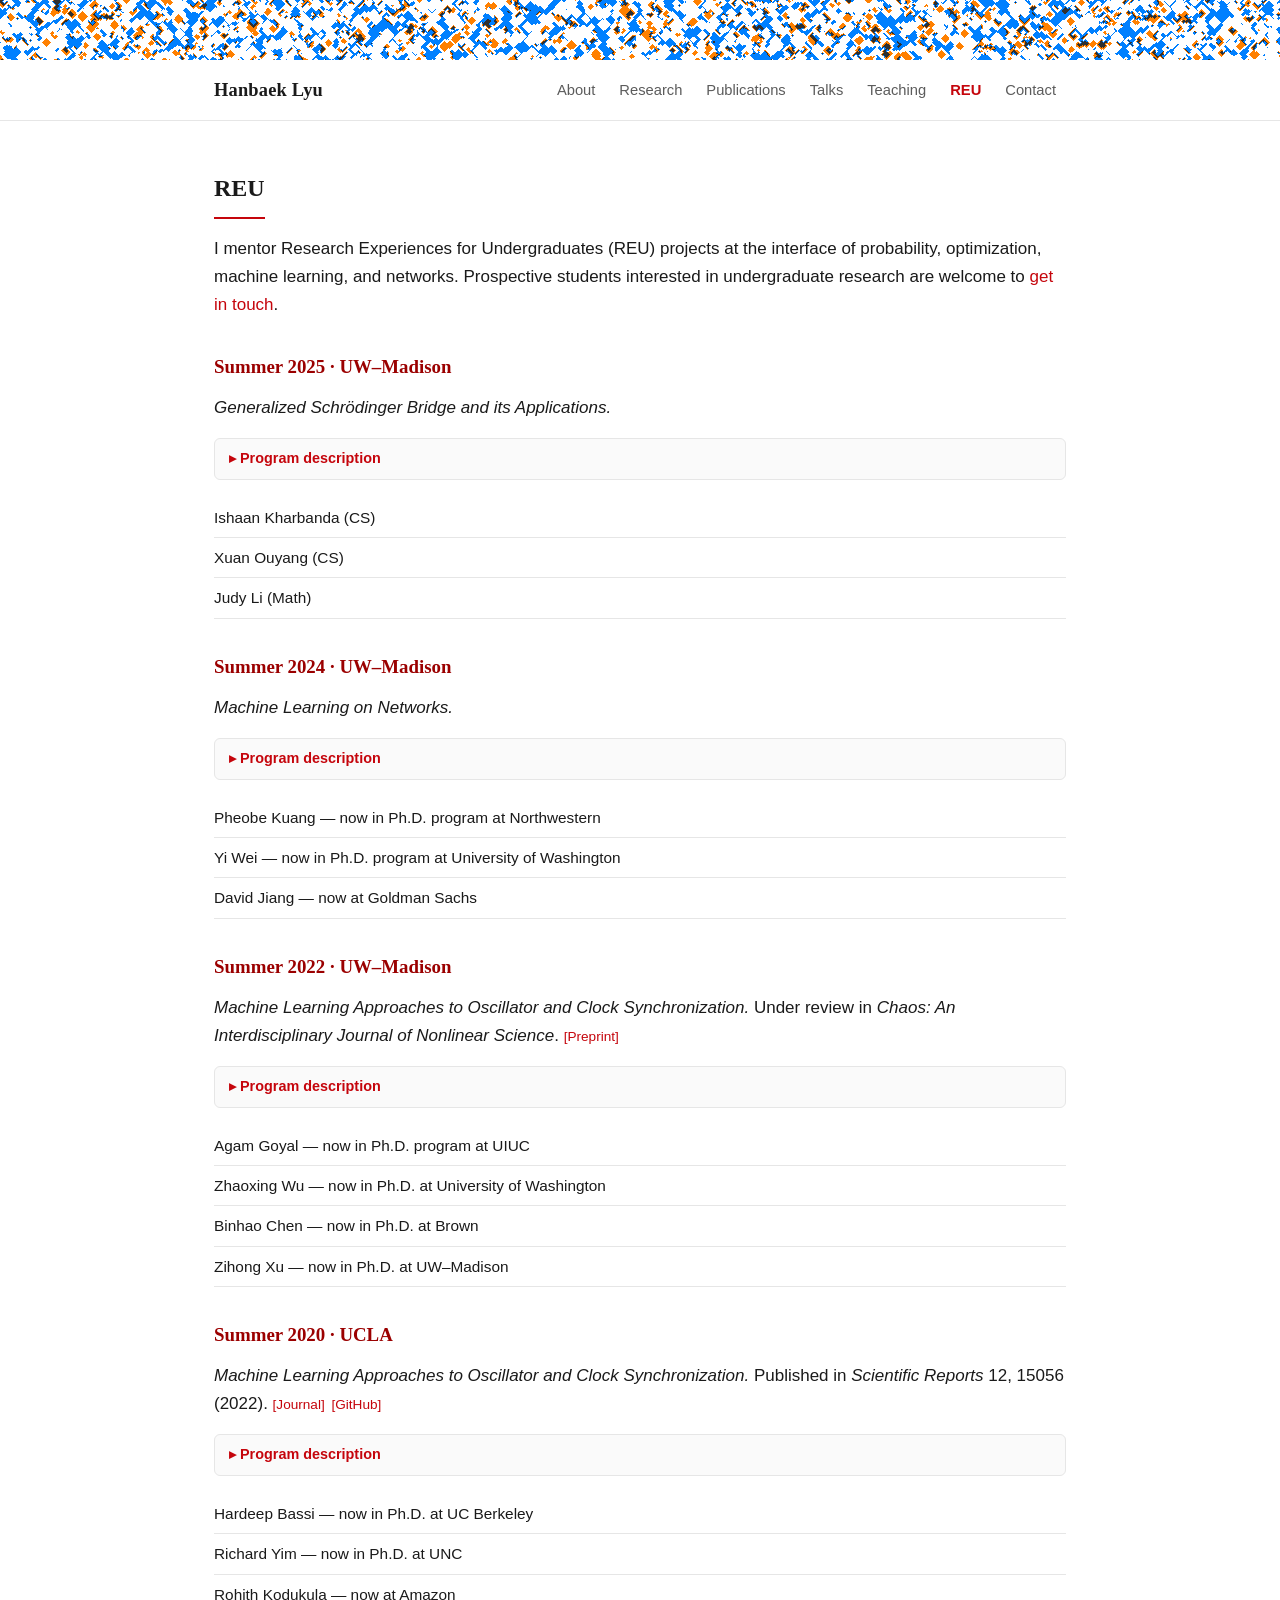
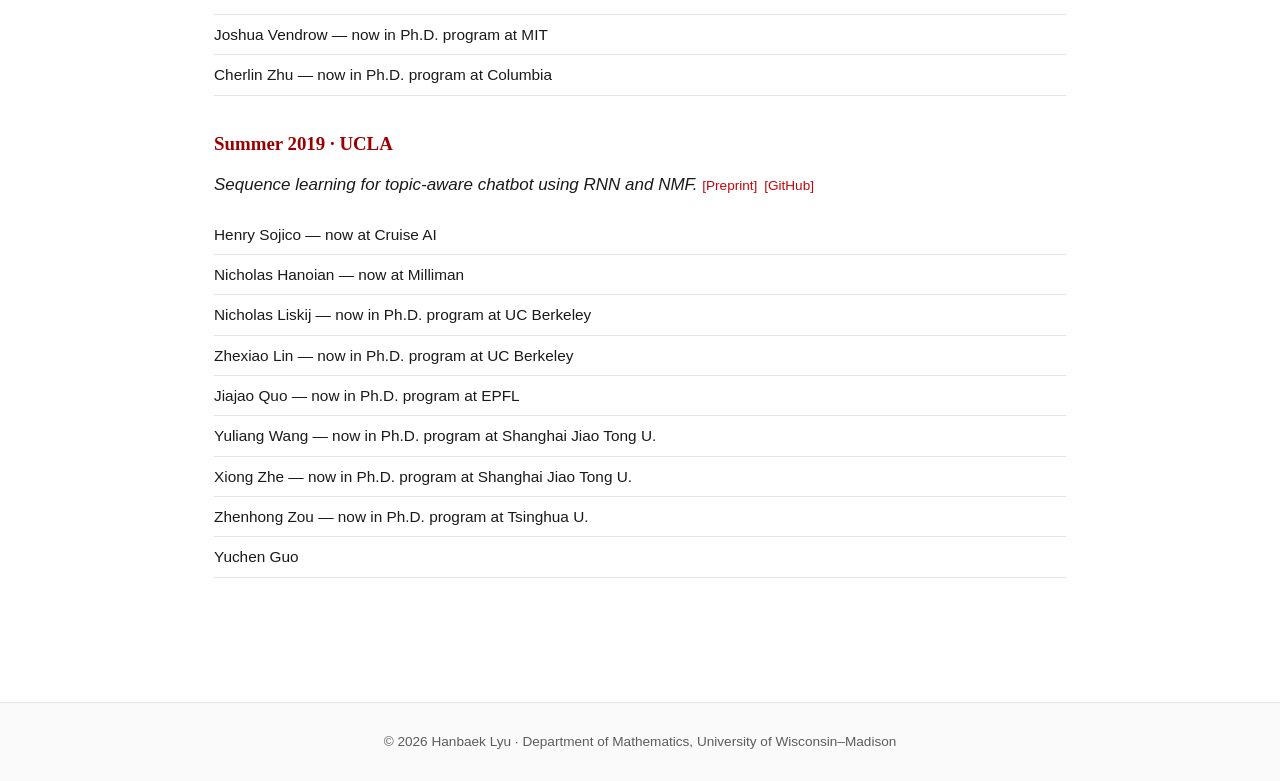
<file: reu.html>
<!DOCTYPE html>
<html lang="en">
<head>
<meta charset="utf-8">
<meta name="viewport" content="width=device-width, initial-scale=1">
<title>REU &mdash; Hanbaek Lyu</title>
<meta name="description" content="Research Experiences for Undergraduates (REU) mentored by Hanbaek Lyu.">
<link rel="stylesheet" href="css/style.css?v=4">
</head>
<body>
<a class="topbanner" href="index.html" aria-label="Hanbaek Lyu — home"><img src="images/banner/fca_banner.gif?v=6" alt="4-color Firefly Cellular Automata simulation"></a>
<nav class="nav">
  <div class="nav-inner">
    <a class="brand" href="index.html">Hanbaek Lyu</a>
    <div class="nav-links">
      <a href="index.html">About</a>
      <a href="research.html">Research</a>
      <a href="publications.html">Publications</a>
      <a href="talks.html">Talks</a>
      <a href="teaching.html">Teaching</a>
      <a href="reu.html" class="active">REU</a>
      <a href="contact.html">Contact</a>
    </div>
  </div>
</nav>

<main class="wrap">
  <section>
    <h2>REU</h2>
    <p>I mentor Research Experiences for Undergraduates (REU) projects at the interface of
      probability, optimization, machine learning, and networks. Prospective students interested
      in undergraduate research are welcome to <a href="contact.html">get in touch</a>.</p>

    <h3>Summer 2025 &middot; UW&ndash;Madison</h3>
    <p><em>Generalized Schr&ouml;dinger Bridge and its Applications.</em></p>
    <details class="prog">
      <summary>Program description</summary>
      <div class="prog-body">
        <p>The classical dynamic Schr&ouml;dinger Bridge (dSB) problem, which seeks the most likely
          stochastic evolution between two marginal probability distributions, has been extensively
          studied in optimal transport and statistical physics, and more recently in the machine learning
          community due to its connections with generative modeling. The dSB is equivalent to the static
          Schr&ouml;dinger Bridge (sSB), which can be framed as a matrix optimization problem: it seeks a
          matrix with prescribed row and column sums that is closest to a given reference matrix. In the
          classical setting, this closeness is measured using the Kullback-Leibler (KL) divergence, but
          the framework can be generalized to allow any strictly increasing divergence functional.</p>
        <p>This generalized sSB framework unifies a wide range of seemingly unrelated problems, including
          entropic optimal transport, matrix scaling, contingency table inference, and graph realization
          with prescribed degree sequences. Recent advances show that Sinkhorn-type algorithms for
          generalized sSB problems exhibit fast linear convergence&mdash;even in settings without
          closed-form updates, as in the KL divergence case. These developments open the door to tailoring
          divergence functionals adaptively for different problem domains.</p>
        <p>The proposed REU program will explore both practical and theoretical aspects of the generalized
          Schr&ouml;dinger Bridge problem. On the practical side, students will begin by implementing the
          <a href="https://proceedings.neurips.cc/paper_files/paper/2021/hash/940392f5f32a7ade1cc201767cf83e31-Abstract.html">Diffusion
          Schr&ouml;dinger Bridge</a> and applying it to image generation tasks, such as
          <a href="https://arxiv.org/pdf/1703.10593">unpaired image translation</a>. We will then extend
          the framework to incorporate general divergence functionals, investigating whether this added
          flexibility offers advantages for specific tasks. Additional experiments will include video
          generation in a multi-marginal Schr&ouml;dinger Bridge framework.</p>
        <p>On the theoretical side, while the generalized static SB framework connects many classical
          problems, their dynamic counterparts have so far been studied primarily within the original dSB
          setting. We will investigate the mathematical properties of dynamic generalizations of sSB in
          domains such as contingency tables and graphs with prescribed degree sequences.</p>
        <ul class="prog-meta">
          <li><span class="k">Dates</span> June 15 &ndash; August 14, 2025</li>
          <li><span class="k">Format</span> In-person / online at UW&ndash;Madison</li>
          <li><span class="k">Stipend</span> $4,000</li>
          <li><span class="k">Eligibility</span> Current UW&ndash;Madison undergraduates</li>
        </ul>
      </div>
    </details>
    <ul class="term-list">
      <li>Ishaan Kharbanda (CS)</li>
      <li>Xuan Ouyang (CS)</li>
      <li>Judy Li (Math)</li>
    </ul>

    <h3>Summer 2024 &middot; UW&ndash;Madison</h3>
    <p><em>Machine Learning on Networks.</em></p>
    <details class="prog">
      <summary>Program description</summary>
      <div class="prog-body">
        <p>Across diverse scientific domains, networks are employed to illustrate interactions within
          complex systems. Examples abound in fields such as physics, biology, sociology, and information
          science. Many significant scientific inquiries involve processing data on networks, where the
          objective is to analyze a group of entities whose interactions are represented by large-scale,
          often sparse, network data. Tasks include community detection, subgraph approximation and
          classification, network comparison, link prediction, vertex nomination, crowd-sourced graph
          clustering, analysis of opinion dynamics, and prediction of synchronization in coupled
          oscillators and power networks. Consequently, there is a growing demand to devise methodologies
          and theoretical frameworks for analyzing large datasets with network structure, where each data
          point, often high-dimensional, represents a node in the network.</p>
        <p>In this summer REU project, the team will take an interdisciplinary approach to investigate
          various machine learning techniques to analyze data sets on networks. The key point will be to
          sample a large number of small-sized instances of data with sub-network structure and learn
          patterns from them by using various machine learning methods. We will investigate ways to
          extract signatures from large networks and use them to predict the signature of an unknown
          network. For instance, we may &lsquo;regress&rsquo; the SARS-Cov-2 protein-protein interaction
          (PPI) network as a &lsquo;linear combination&rsquo; of known ones (e.g., SARS and MERS PPI
          networks) and infer unknown characteristics or functions of the new network.</p>
        <ul class="prog-meta">
          <li><span class="k">Dates</span> July 1 &ndash; August 31, 2024</li>
          <li><span class="k">Format</span> In-person at UW&ndash;Madison</li>
          <li><span class="k">Stipend</span> $4,000</li>
          <li><span class="k">Eligibility</span> Current UW&ndash;Madison undergraduates</li>
        </ul>
      </div>
    </details>
    <ul class="term-list">
      <li>Pheobe Kuang &mdash; now in Ph.D. program at Northwestern</li>
      <li>Yi Wei &mdash; now in Ph.D. program at University of Washington</li>
      <li>David Jiang &mdash; now at Goldman Sachs</li>
    </ul>

    <h3>Summer 2022 &middot; UW&ndash;Madison</h3>
    <p><em>Machine Learning Approaches to Oscillator and Clock Synchronization.</em>
      Under review in <em>Chaos: An Interdisciplinary Journal of Nonlinear Science</em>.
      <span class="pub-links"><a href="http://arxiv.org/abs/2311.14910">[Preprint]</a></span></p>
    <details class="prog">
      <summary>Program description</summary>
      <div class="prog-body">
        <p>If a group of people is given local clocks with arbitrarily set times, and there is no global
          reference (for example GPS), is it possible for the group to synchronize all clocks by only
          communicating with nearby members? In order for a distributed system to be able to perform
          high-level tasks that may go beyond the capability of an individual agent, the system must first
          solve a &ldquo;clock synchronization&rdquo; problem to establish a shared notion of time. The
          study of clock synchronization (or coupled oscillators) has been an important subject of
          research in mathematics and various areas of science for decades, with fruitful applications in
          many areas including wildfire monitoring, electric power networks, robotic vehicle networks,
          large-scale information fusion, and wireless sensor networks. However, there has been a gap
          between our theoretical understanding of systems of coupled oscillators and practical
          requirements for clock synchronization algorithms in modern application contexts. This project
          will develop systematic approaches for bridging this gap based on combinatorial, probabilistic,
          and machine learning methods.</p>
        <p>Suppose we are given a system of coupled oscillators on an unknown graph along with the
          trajectory of the system during some short period. Can we predict whether the system will
          eventually synchronize? Even with known underlying graph structure, this is an important but
          analytically intractable question in general. In a paper resulting from a past REU project
          (<a href="https://arxiv.org/pdf/2012.14048.pdf">L2PSync</a>), we take a novel approach that we
          call &ldquo;learning to predict synchronization&rdquo; (L2PSync), by viewing the synchronization
          prediction problem as a classification problem for sets of initial dynamics into two classes:
          &lsquo;synchronizing&rsquo; or &lsquo;non-synchronizing&rsquo;. While a baseline predictor using
          concentration principle misses a large proportion of synchronizing examples, standard binary
          classification algorithms trained on large enough datasets of initial dynamics can successfully
          predict the unseen future of a system on highly heterogeneous sets of unknown graphs with
          surprising accuracy. In addition, we find that the full graph information gives only marginal
          improvements over what we can achieve by only using the initial dynamics.</p>
        <p>In this REU project, we will investigate various open problems in related topics. One of the
          main open questions is why/how simple classification algorithms significantly outperform what
          oscillator theory predicts. What kind of separation between synchronizing and non-synchronizing
          examples do they see? Can we (humans) learn what machine learning algorithms learned from a
          massive amount of data and use it to advance our theoretical understanding of coupled
          oscillators? A possible approach is to use yet another class of machine learning methods of
          supervised feature extraction to let them tell us what they see.</p>
        <ul class="prog-meta">
          <li><span class="k">Dates</span> July 1 &ndash; August 31, 2022</li>
          <li><span class="k">Format</span> In-person at UW&ndash;Madison</li>
          <li><span class="k">Stipend</span> $4,000</li>
          <li><span class="k">Support</span> NSF DMS-2010035</li>
        </ul>
      </div>
    </details>
    <ul class="term-list">
      <li>Agam Goyal &mdash; now in Ph.D. program at UIUC</li>
      <li>Zhaoxing Wu &mdash; now in Ph.D. at University of Washington</li>
      <li>Binhao Chen &mdash; now in Ph.D. at Brown</li>
      <li>Zihong Xu &mdash; now in Ph.D. at UW&ndash;Madison</li>
    </ul>

    <h3>Summer 2020 &middot; UCLA</h3>
    <p><em>Machine Learning Approaches to Oscillator and Clock Synchronization.</em>
      Published in <em>Scientific Reports</em> 12, 15056 (2022).
      <span class="pub-links"><a href="https://www.nature.com/articles/s41598-022-18953-8">[Journal]</a> <a href="https://github.com/richpaulyim/L2PSync">[GitHub]</a></span></p>
    <details class="prog">
      <summary>Program description</summary>
      <div class="prog-body">
        <p>If a group of people is given local clocks with arbitrarily set times, and there is no global
          reference (for example GPS), is it possible for the group to synchronize all clocks by only
          communicating with nearby members? In order for a distributed system to be able to perform
          high-level tasks that may go beyond the capability of an individual agent, the system must first
          solve a &ldquo;clock synchronization&rdquo; problem to establish a shared notion of time. The
          study of clock synchronization (or coupled oscillators) has been an important subject of
          research in mathematics and various areas of science for decades, with fruitful applications in
          many areas including wildfire monitoring, electric power networks, robotic vehicle networks,
          large-scale information fusion, and wireless sensor networks. However, there has been a gap
          between our theoretical understanding of systems of coupled oscillators and practical
          requirements for clock synchronization algorithms in modern application contexts. This project
          will develop systematic approaches for bridging this gap based on combinatorial and
          probabilistic methods. The use of discrete oscillators will be a key thread in developing more
          robust and efficient clock synchronization algorithms, extending the current proof techniques
          for convergence guarantee, and providing a foundation for a data-driven approach to the clock
          synchronization problems.</p>
        <p>During the 8-weeks long summer REU 2020 project, the team will take an interdisciplinary
          approach to the problem of oscillator and clock synchronization using some of the modern machine
          learning techniques and a family of discrete oscillators due to the PI (called the Firefly
          Cellular Automata).</p>
        <ul class="prog-meta">
          <li><span class="k">Dates</span> June 1 &ndash; August 1, 2020</li>
          <li><span class="k">Format</span> Online (UCLA)</li>
          <li><span class="k">Support</span> NSF DMS-2010035</li>
        </ul>
      </div>
    </details>
    <ul class="term-list">
      <li>Hardeep Bassi &mdash; now in Ph.D. at UC Berkeley</li>
      <li>Richard Yim &mdash; now in Ph.D. at UNC</li>
      <li>Rohith Kodukula &mdash; now at Amazon</li>
      <li>Joshua Vendrow &mdash; now in Ph.D. program at MIT</li>
      <li>Cherlin Zhu &mdash; now in Ph.D. program at Columbia</li>
    </ul>

    <h3>Summer 2019 &middot; UCLA</h3>
    <p><em>Sequence learning for topic-aware chatbot using RNN and NMF.</em>
      <span class="pub-links"><a href="https://arxiv.org/abs/1912.00315">[Preprint]</a> <a href="https://github.com/HanbaekLyu/RNN_NMF_chatbot">[GitHub]</a></span></p>
    <ul class="term-list">
      <li>Henry Sojico &mdash; now at Cruise AI</li>
      <li>Nicholas Hanoian &mdash; now at Milliman</li>
      <li>Nicholas Liskij &mdash; now in Ph.D. program at UC Berkeley</li>
      <li>Zhexiao Lin &mdash; now in Ph.D. program at UC Berkeley</li>
      <li>Jiajao Quo &mdash; now in Ph.D. program at EPFL</li>
      <li>Yuliang Wang &mdash; now in Ph.D. program at Shanghai Jiao Tong U.</li>
      <li>Xiong Zhe &mdash; now in Ph.D. program at Shanghai Jiao Tong U.</li>
      <li>Zhenhong Zou &mdash; now in Ph.D. program at Tsinghua U.</li>
      <li>Yuchen Guo</li>
    </ul>
  </section>
</main>

<footer>
  &copy; 2026 Hanbaek Lyu &middot; Department of Mathematics, University of Wisconsin&ndash;Madison
</footer>
<script src="js/owner.js" defer></script>
<script data-goatcounter="https://colourgraph.goatcounter.com/count" async src="//gc.zgo.at/count.js"></script>
<script src="js/clicks.js?v=3" defer></script>
</body>
</html>
</file>
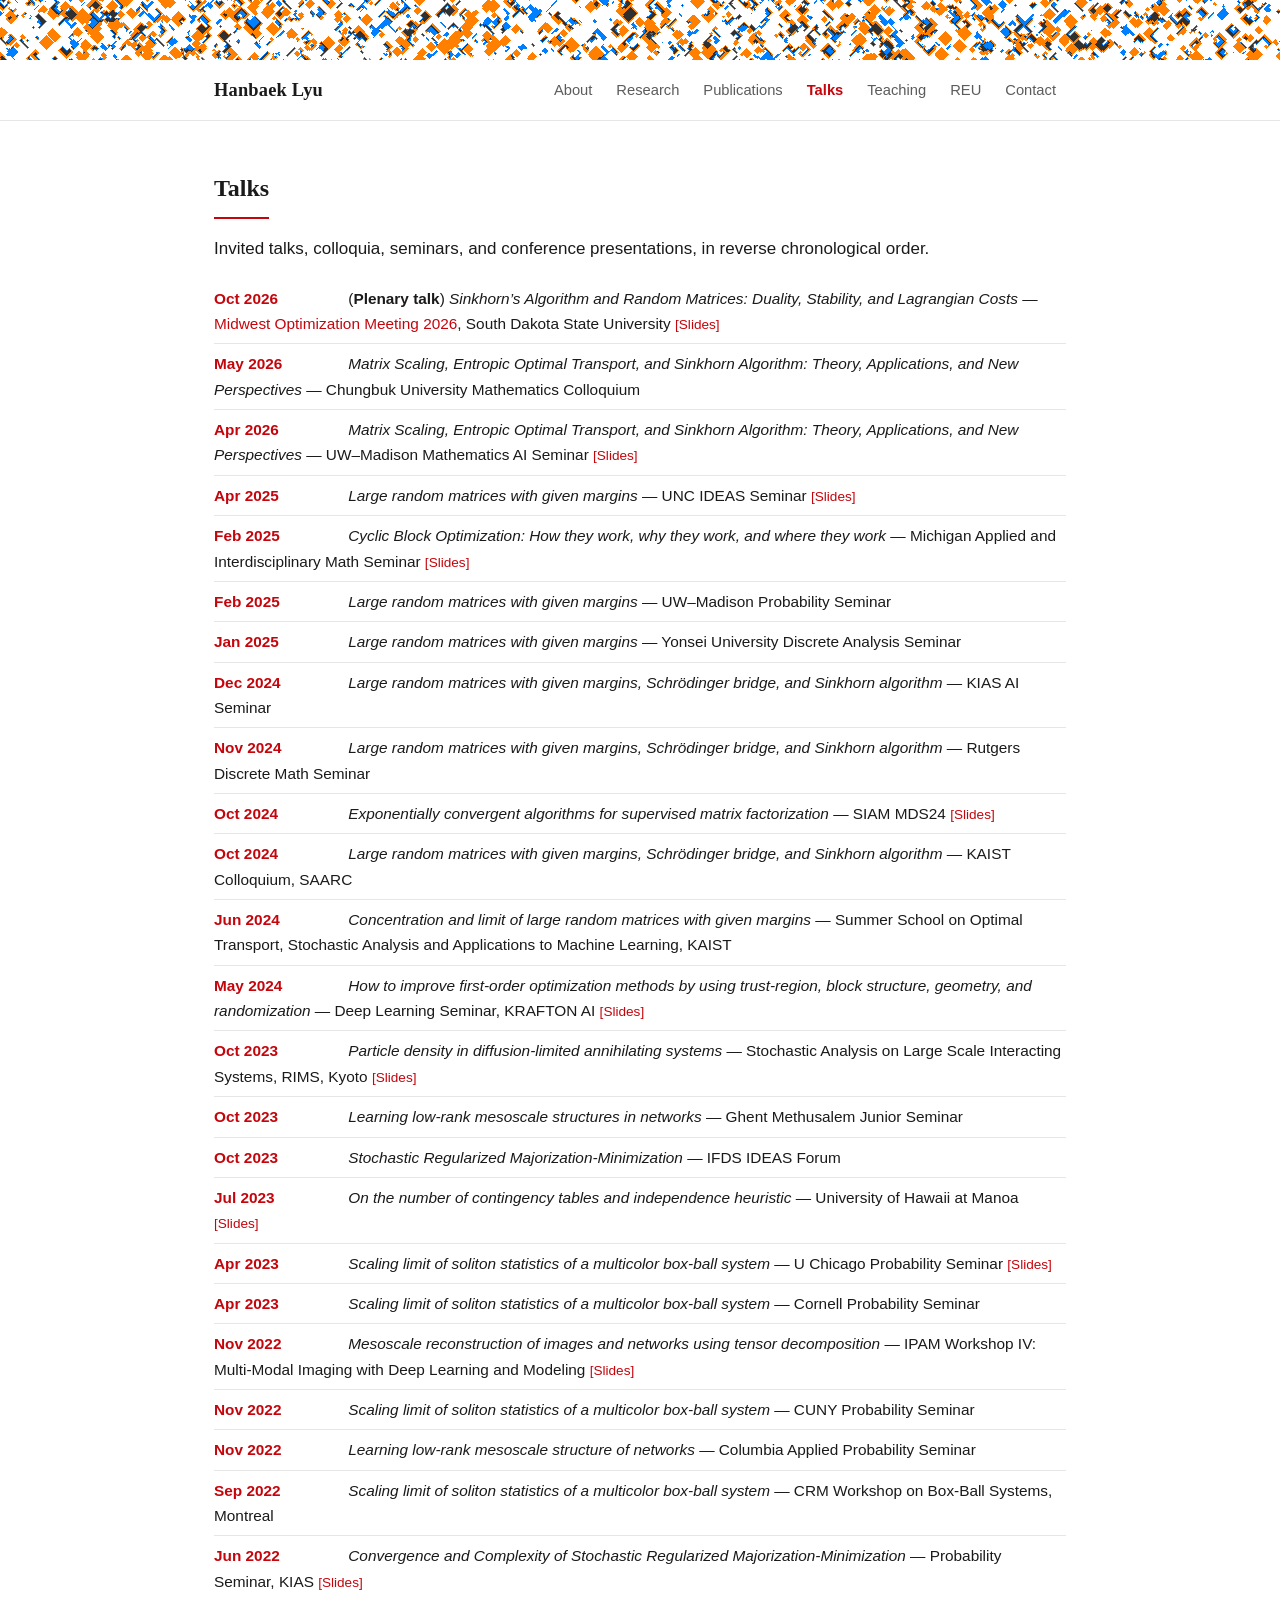
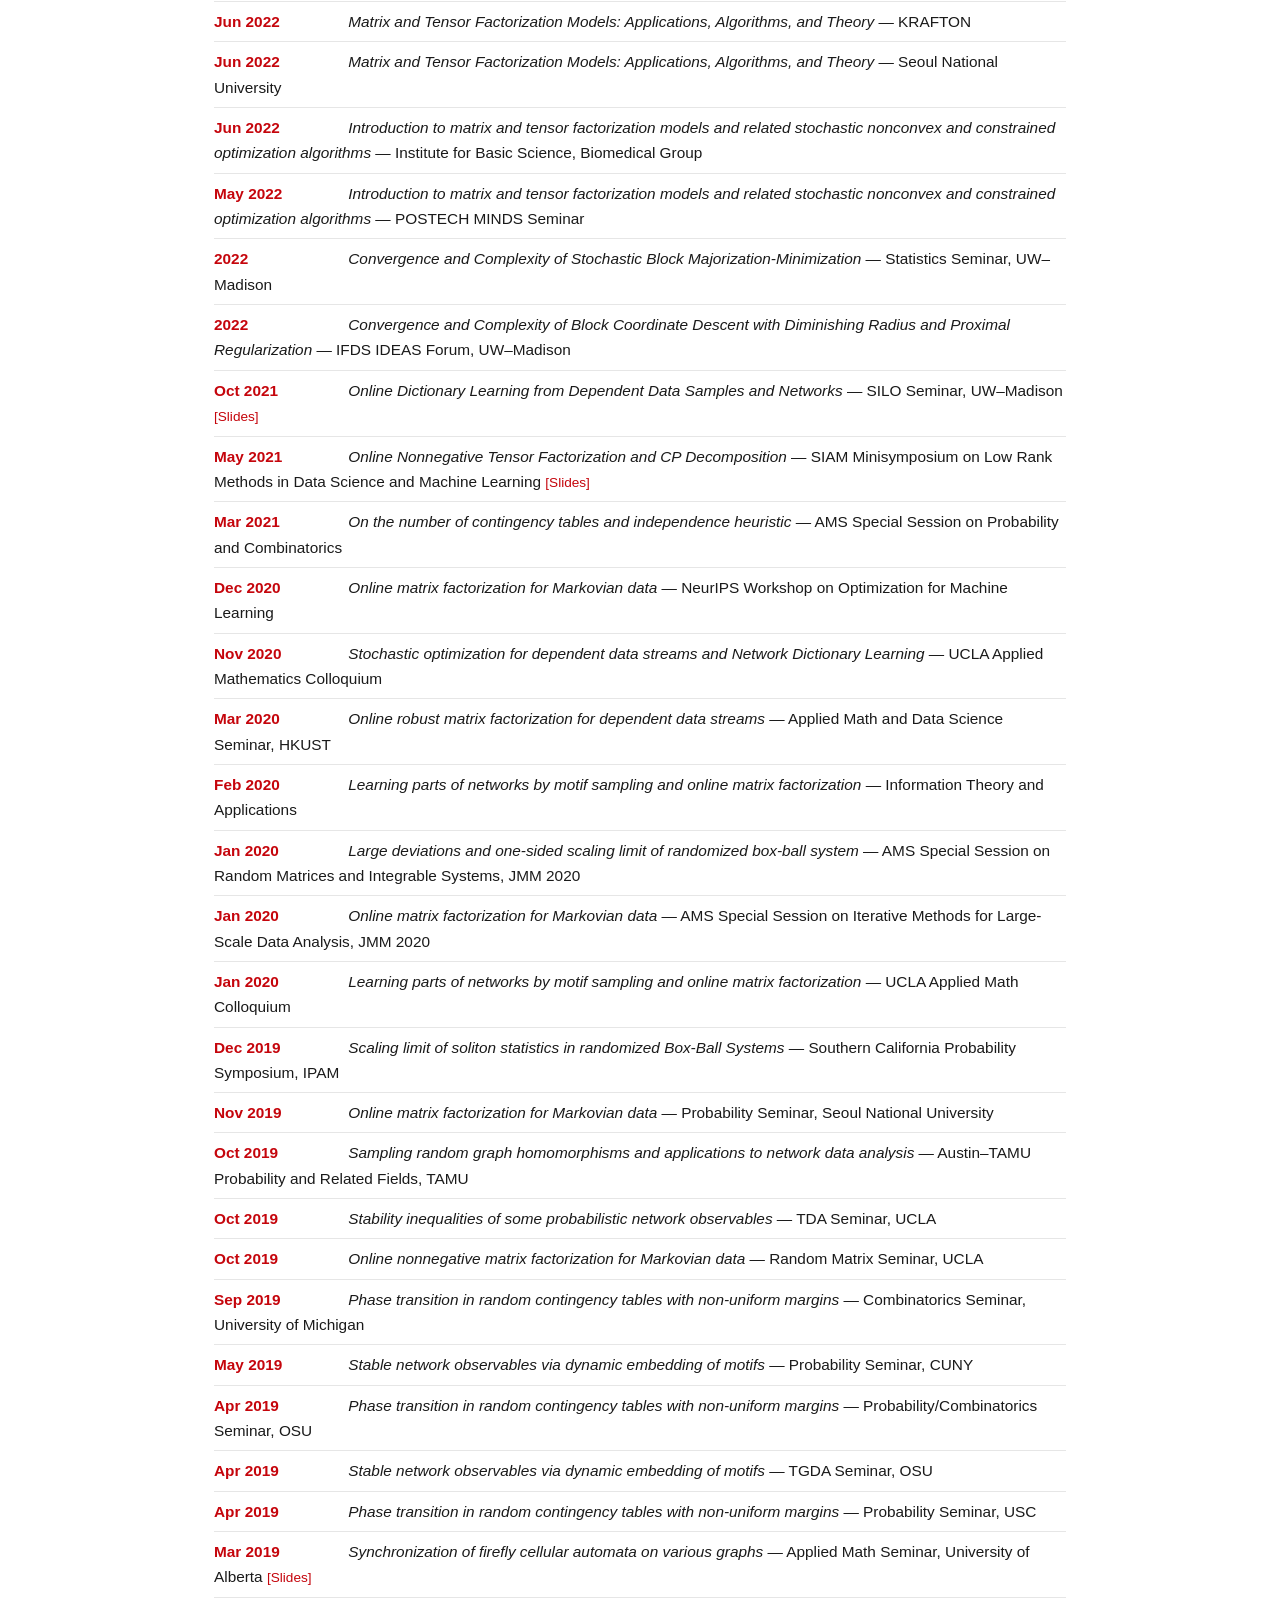
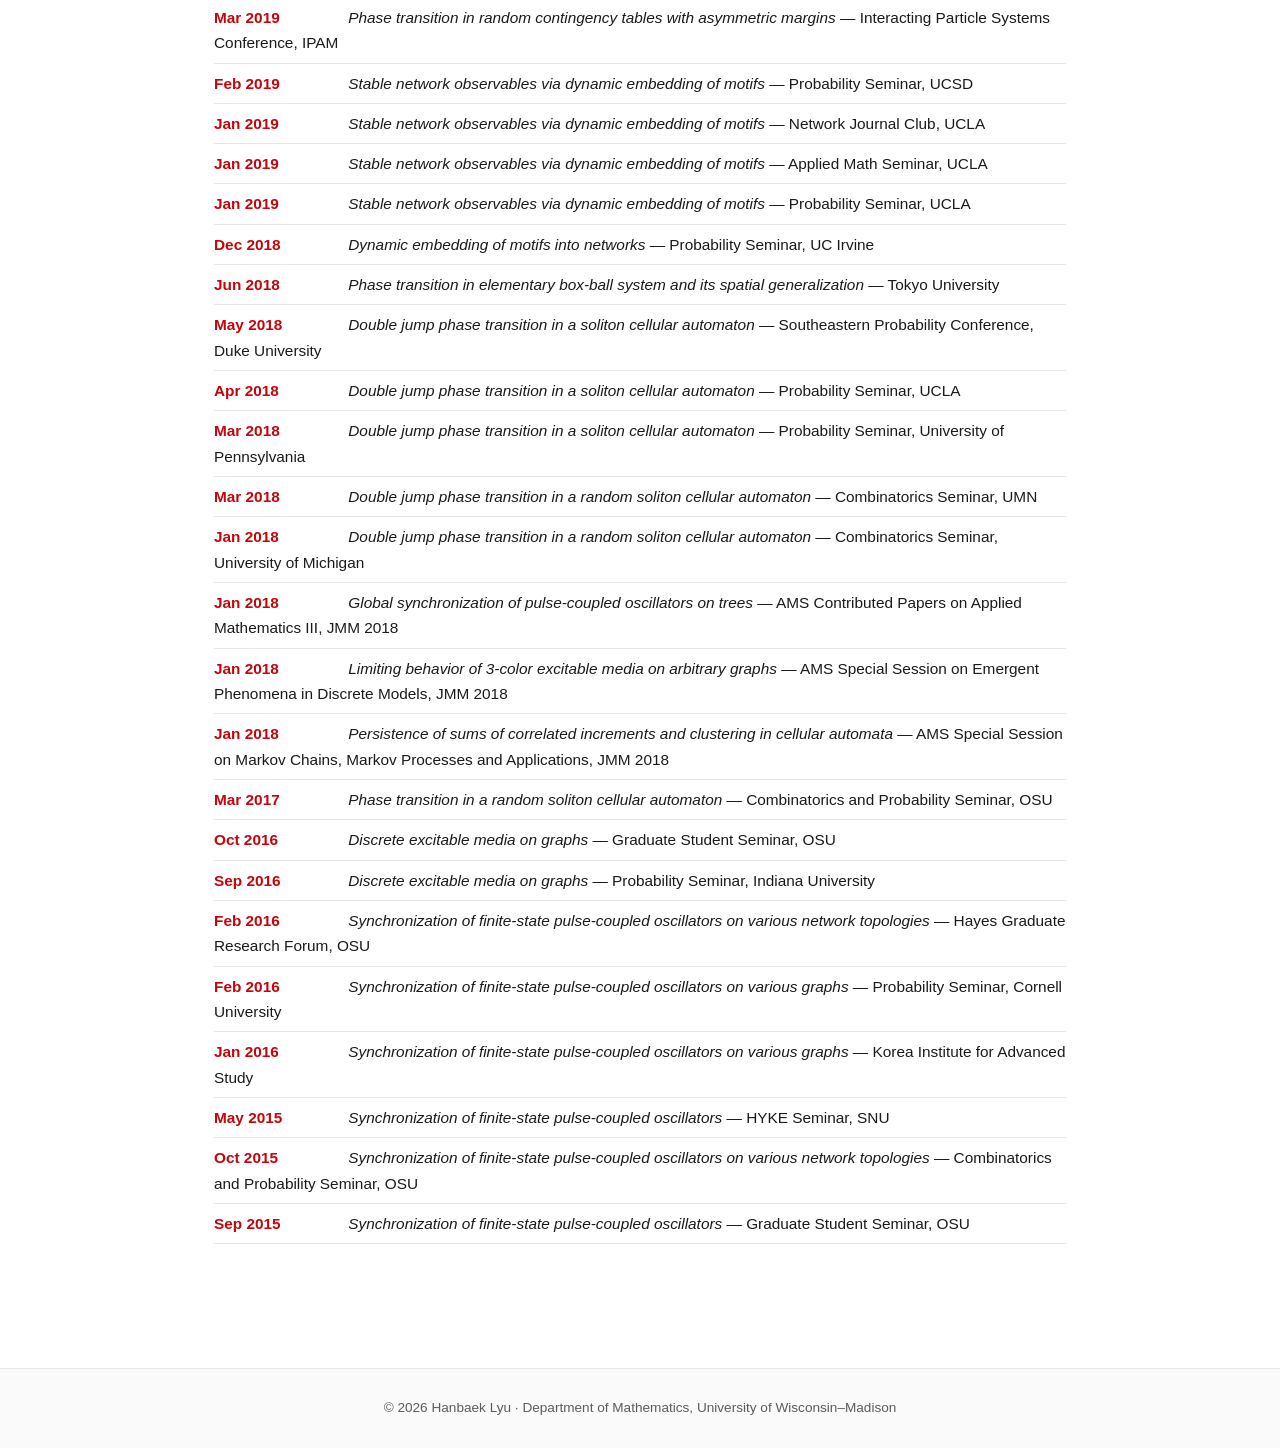
<file: talks.html>
<!DOCTYPE html>
<html lang="en">
<head>
<meta charset="utf-8">
<meta name="viewport" content="width=device-width, initial-scale=1">
<title>Talks &mdash; Hanbaek Lyu</title>
<meta name="description" content="Invited talks, seminars, and conference presentations by Hanbaek Lyu.">
<link rel="stylesheet" href="css/style.css?v=4">
</head>
<body>
<a class="topbanner" href="index.html" aria-label="Hanbaek Lyu — home"><img src="images/banner/fca_banner.gif?v=6" alt="4-color Firefly Cellular Automata simulation"></a>
<nav class="nav">
  <div class="nav-inner">
    <a class="brand" href="index.html">Hanbaek Lyu</a>
    <div class="nav-links">
      <a href="index.html">About</a>
      <a href="research.html">Research</a>
      <a href="publications.html">Publications</a>
      <a href="talks.html" class="active">Talks</a>
      <a href="teaching.html">Teaching</a>
      <a href="reu.html">REU</a>
      <a href="contact.html">Contact</a>
    </div>
  </div>
</nav>

<main class="wrap">
  <section>
    <h2>Talks</h2>
    <p>Invited talks, colloquia, seminars, and conference presentations, in reverse chronological order.</p>
    <ul class="term-list">
      <li><span class="term">Oct 2026</span> (<strong>Plenary talk</strong>) <em>Sinkhorn&rsquo;s Algorithm and Random Matrices: Duality, Stability, and Lagrangian Costs</em> &mdash; <a href="https://www.sdstate.edu/mathematics-statistics/2026-annual-midwest-optimization-meeting">Midwest Optimization Meeting 2026</a>, South Dakota State University <span class="pub-links"><a href="files/slides/MOM2026.pdf">[Slides]</a></span></li>
      <li><span class="term">May 2026</span> <em>Matrix Scaling, Entropic Optimal Transport, and Sinkhorn Algorithm: Theory, Applications, and New Perspectives</em> &mdash; Chungbuk University Mathematics Colloquium</li>
      <li><span class="term">Apr 2026</span> <em>Matrix Scaling, Entropic Optimal Transport, and Sinkhorn Algorithm: Theory, Applications, and New Perspectives</em> &mdash; UW&ndash;Madison Mathematics AI Seminar <span class="pub-links"><a href="files/slides/wisc_ai.pdf">[Slides]</a></span></li>
      <li><span class="term">Apr 2025</span> <em>Large random matrices with given margins</em> &mdash; UNC IDEAS Seminar <span class="pub-links"><a href="files/slides/ct_limit_unc.pdf">[Slides]</a></span></li>
      <li><span class="term">Feb 2025</span> <em>Cyclic Block Optimization: How they work, why they work, and where they work</em> &mdash; Michigan Applied and Interdisciplinary Math Seminar <span class="pub-links"><a href="files/slides/bcd_michigan.pdf">[Slides]</a></span></li>
      <li><span class="term">Feb 2025</span> <em>Large random matrices with given margins</em> &mdash; UW&ndash;Madison Probability Seminar</li>
      <li><span class="term">Jan 2025</span> <em>Large random matrices with given margins</em> &mdash; Yonsei University Discrete Analysis Seminar</li>
      <li><span class="term">Dec 2024</span> <em>Large random matrices with given margins, Schr&ouml;dinger bridge, and Sinkhorn algorithm</em> &mdash; KIAS AI Seminar</li>
      <li><span class="term">Nov 2024</span> <em>Large random matrices with given margins, Schr&ouml;dinger bridge, and Sinkhorn algorithm</em> &mdash; Rutgers Discrete Math Seminar</li>
      <li><span class="term">Oct 2024</span> <em>Exponentially convergent algorithms for supervised matrix factorization</em> &mdash; SIAM MDS24 <span class="pub-links"><a href="files/slides/smf_mds24-1.pdf">[Slides]</a></span></li>
      <li><span class="term">Oct 2024</span> <em>Large random matrices with given margins, Schr&ouml;dinger bridge, and Sinkhorn algorithm</em> &mdash; KAIST Colloquium, SAARC</li>
      <li><span class="term">Jun 2024</span> <em>Concentration and limit of large random matrices with given margins</em> &mdash; Summer School on Optimal Transport, Stochastic Analysis and Applications to Machine Learning, KAIST</li>
      <li><span class="term">May 2024</span> <em>How to improve first-order optimization methods by using trust-region, block structure, geometry, and randomization</em> &mdash; Deep Learning Seminar, KRAFTON AI <span class="pub-links"><a href="files/slides/opt_krafton.pdf">[Slides]</a></span></li>
      <li><span class="term">Oct 2023</span> <em>Particle density in diffusion-limited annihilating systems</em> &mdash; Stochastic Analysis on Large Scale Interacting Systems, RIMS, Kyoto <span class="pub-links"><a href="files/slides/dlas_rims-2.pdf">[Slides]</a></span></li>
      <li><span class="term">Oct 2023</span> <em>Learning low-rank mesoscale structures in networks</em> &mdash; Ghent Methusalem Junior Seminar</li>
      <li><span class="term">Oct 2023</span> <em>Stochastic Regularized Majorization-Minimization</em> &mdash; IFDS IDEAS Forum</li>
      <li><span class="term">Jul 2023</span> <em>On the number of contingency tables and independence heuristic</em> &mdash; University of Hawaii at Manoa <span class="pub-links"><a href="files/slides/ih_talk_hawaii.pdf">[Slides]</a></span></li>
      <li><span class="term">Apr 2023</span> <em>Scaling limit of soliton statistics of a multicolor box-ball system</em> &mdash; U Chicago Probability Seminar <span class="pub-links"><a href="files/slides/bbs_talk_chicago.pdf">[Slides]</a></span></li>
      <li><span class="term">Apr 2023</span> <em>Scaling limit of soliton statistics of a multicolor box-ball system</em> &mdash; Cornell Probability Seminar</li>
      <li><span class="term">Nov 2022</span> <em>Mesoscale reconstruction of images and networks using tensor decomposition</em> &mdash; IPAM Workshop IV: Multi-Modal Imaging with Deep Learning and Modeling <span class="pub-links"><a href="files/slides/ndr_ipam.pdf">[Slides]</a></span></li>
      <li><span class="term">Nov 2022</span> <em>Scaling limit of soliton statistics of a multicolor box-ball system</em> &mdash; CUNY Probability Seminar</li>
      <li><span class="term">Nov 2022</span> <em>Learning low-rank mesoscale structure of networks</em> &mdash; Columbia Applied Probability Seminar</li>
      <li><span class="term">Sep 2022</span> <em>Scaling limit of soliton statistics of a multicolor box-ball system</em> &mdash; CRM Workshop on Box-Ball Systems, Montreal</li>
      <li><span class="term">Jun 2022</span> <em>Convergence and Complexity of Stochastic Regularized Majorization-Minimization</em> &mdash; Probability Seminar, KIAS <span class="pub-links"><a href="files/slides/smm_talk_kias1.pdf">[Slides]</a></span></li>
      <li><span class="term">Jun 2022</span> <em>Matrix and Tensor Factorization Models: Applications, Algorithms, and Theory</em> &mdash; KRAFTON</li>
      <li><span class="term">Jun 2022</span> <em>Matrix and Tensor Factorization Models: Applications, Algorithms, and Theory</em> &mdash; Seoul National University</li>
      <li><span class="term">Jun 2022</span> <em>Introduction to matrix and tensor factorization models and related stochastic nonconvex and constrained optimization algorithms</em> &mdash; Institute for Basic Science, Biomedical Group</li>
      <li><span class="term">May 2022</span> <em>Introduction to matrix and tensor factorization models and related stochastic nonconvex and constrained optimization algorithms</em> &mdash; POSTECH MINDS Seminar</li>
      <li><span class="term">2022</span> <em>Convergence and Complexity of Stochastic Block Majorization-Minimization</em> &mdash; Statistics Seminar, UW&ndash;Madison</li>
      <li><span class="term">2022</span> <em>Convergence and Complexity of Block Coordinate Descent with Diminishing Radius and Proximal Regularization</em> &mdash; IFDS IDEAS Forum, UW&ndash;Madison</li>
      <li><span class="term">Oct 2021</span> <em>Online Dictionary Learning from Dependent Data Samples and Networks</em> &mdash; SILO Seminar, UW&ndash;Madison <span class="pub-links"><a href="files/slides/ndl_talk_silo.pdf">[Slides]</a></span></li>
      <li><span class="term">May 2021</span> <em>Online Nonnegative Tensor Factorization and CP Decomposition</em> &mdash; SIAM Minisymposium on Low Rank Methods in Data Science and Machine Learning <span class="pub-links"><a href="files/slides/ocpdl_talk_short.pdf">[Slides]</a></span></li>
      <li><span class="term">Mar 2021</span> <em>On the number of contingency tables and independence heuristic</em> &mdash; AMS Special Session on Probability and Combinatorics</li>
      <li><span class="term">Dec 2020</span> <em>Online matrix factorization for Markovian data</em> &mdash; NeurIPS Workshop on Optimization for Machine Learning</li>
      <li><span class="term">Nov 2020</span> <em>Stochastic optimization for dependent data streams and Network Dictionary Learning</em> &mdash; UCLA Applied Mathematics Colloquium</li>
      <li><span class="term">Mar 2020</span> <em>Online robust matrix factorization for dependent data streams</em> &mdash; Applied Math and Data Science Seminar, HKUST</li>
      <li><span class="term">Feb 2020</span> <em>Learning parts of networks by motif sampling and online matrix factorization</em> &mdash; Information Theory and Applications</li>
      <li><span class="term">Jan 2020</span> <em>Large deviations and one-sided scaling limit of randomized box-ball system</em> &mdash; AMS Special Session on Random Matrices and Integrable Systems, JMM 2020</li>
      <li><span class="term">Jan 2020</span> <em>Online matrix factorization for Markovian data</em> &mdash; AMS Special Session on Iterative Methods for Large-Scale Data Analysis, JMM 2020</li>
      <li><span class="term">Jan 2020</span> <em>Learning parts of networks by motif sampling and online matrix factorization</em> &mdash; UCLA Applied Math Colloquium</li>
      <li><span class="term">Dec 2019</span> <em>Scaling limit of soliton statistics in randomized Box-Ball Systems</em> &mdash; Southern California Probability Symposium, IPAM</li>
      <li><span class="term">Nov 2019</span> <em>Online matrix factorization for Markovian data</em> &mdash; Probability Seminar, Seoul National University</li>
      <li><span class="term">Oct 2019</span> <em>Sampling random graph homomorphisms and applications to network data analysis</em> &mdash; Austin&ndash;TAMU Probability and Related Fields, TAMU</li>
      <li><span class="term">Oct 2019</span> <em>Stability inequalities of some probabilistic network observables</em> &mdash; TDA Seminar, UCLA</li>
      <li><span class="term">Oct 2019</span> <em>Online nonnegative matrix factorization for Markovian data</em> &mdash; Random Matrix Seminar, UCLA</li>
      <li><span class="term">Sep 2019</span> <em>Phase transition in random contingency tables with non-uniform margins</em> &mdash; Combinatorics Seminar, University of Michigan</li>
      <li><span class="term">May 2019</span> <em>Stable network observables via dynamic embedding of motifs</em> &mdash; Probability Seminar, CUNY</li>
      <li><span class="term">Apr 2019</span> <em>Phase transition in random contingency tables with non-uniform margins</em> &mdash; Probability/Combinatorics Seminar, OSU</li>
      <li><span class="term">Apr 2019</span> <em>Stable network observables via dynamic embedding of motifs</em> &mdash; TGDA Seminar, OSU</li>
      <li><span class="term">Apr 2019</span> <em>Phase transition in random contingency tables with non-uniform margins</em> &mdash; Probability Seminar, USC</li>
      <li><span class="term">Mar 2019</span> <em>Synchronization of firefly cellular automata on various graphs</em> &mdash; Applied Math Seminar, University of Alberta <span class="pub-links"><a href="files/slides/fca_talk.pdf">[Slides]</a></span></li>
      <li><span class="term">Mar 2019</span> <em>Phase transition in random contingency tables with asymmetric margins</em> &mdash; Interacting Particle Systems Conference, IPAM</li>
      <li><span class="term">Feb 2019</span> <em>Stable network observables via dynamic embedding of motifs</em> &mdash; Probability Seminar, UCSD</li>
      <li><span class="term">Jan 2019</span> <em>Stable network observables via dynamic embedding of motifs</em> &mdash; Network Journal Club, UCLA</li>
      <li><span class="term">Jan 2019</span> <em>Stable network observables via dynamic embedding of motifs</em> &mdash; Applied Math Seminar, UCLA</li>
      <li><span class="term">Jan 2019</span> <em>Stable network observables via dynamic embedding of motifs</em> &mdash; Probability Seminar, UCLA</li>
      <li><span class="term">Dec 2018</span> <em>Dynamic embedding of motifs into networks</em> &mdash; Probability Seminar, UC Irvine</li>
      <li><span class="term">Jun 2018</span> <em>Phase transition in elementary box-ball system and its spatial generalization</em> &mdash; Tokyo University</li>
      <li><span class="term">May 2018</span> <em>Double jump phase transition in a soliton cellular automaton</em> &mdash; Southeastern Probability Conference, Duke University</li>
      <li><span class="term">Apr 2018</span> <em>Double jump phase transition in a soliton cellular automaton</em> &mdash; Probability Seminar, UCLA</li>
      <li><span class="term">Mar 2018</span> <em>Double jump phase transition in a soliton cellular automaton</em> &mdash; Probability Seminar, University of Pennsylvania</li>
      <li><span class="term">Mar 2018</span> <em>Double jump phase transition in a random soliton cellular automaton</em> &mdash; Combinatorics Seminar, UMN</li>
      <li><span class="term">Jan 2018</span> <em>Double jump phase transition in a random soliton cellular automaton</em> &mdash; Combinatorics Seminar, University of Michigan</li>
      <li><span class="term">Jan 2018</span> <em>Global synchronization of pulse-coupled oscillators on trees</em> &mdash; AMS Contributed Papers on Applied Mathematics III, JMM 2018</li>
      <li><span class="term">Jan 2018</span> <em>Limiting behavior of 3-color excitable media on arbitrary graphs</em> &mdash; AMS Special Session on Emergent Phenomena in Discrete Models, JMM 2018</li>
      <li><span class="term">Jan 2018</span> <em>Persistence of sums of correlated increments and clustering in cellular automata</em> &mdash; AMS Special Session on Markov Chains, Markov Processes and Applications, JMM 2018</li>
      <li><span class="term">Mar 2017</span> <em>Phase transition in a random soliton cellular automaton</em> &mdash; Combinatorics and Probability Seminar, OSU</li>
      <li><span class="term">Oct 2016</span> <em>Discrete excitable media on graphs</em> &mdash; Graduate Student Seminar, OSU</li>
      <li><span class="term">Sep 2016</span> <em>Discrete excitable media on graphs</em> &mdash; Probability Seminar, Indiana University</li>
      <li><span class="term">Feb 2016</span> <em>Synchronization of finite-state pulse-coupled oscillators on various network topologies</em> &mdash; Hayes Graduate Research Forum, OSU</li>
      <li><span class="term">Feb 2016</span> <em>Synchronization of finite-state pulse-coupled oscillators on various graphs</em> &mdash; Probability Seminar, Cornell University</li>
      <li><span class="term">Jan 2016</span> <em>Synchronization of finite-state pulse-coupled oscillators on various graphs</em> &mdash; Korea Institute for Advanced Study</li>
      <li><span class="term">May 2015</span> <em>Synchronization of finite-state pulse-coupled oscillators</em> &mdash; HYKE Seminar, SNU</li>
      <li><span class="term">Oct 2015</span> <em>Synchronization of finite-state pulse-coupled oscillators on various network topologies</em> &mdash; Combinatorics and Probability Seminar, OSU</li>
      <li><span class="term">Sep 2015</span> <em>Synchronization of finite-state pulse-coupled oscillators</em> &mdash; Graduate Student Seminar, OSU</li>
    </ul>
  </section>
</main>

<footer>
  &copy; 2026 Hanbaek Lyu &middot; Department of Mathematics, University of Wisconsin&ndash;Madison
</footer>
<script src="js/owner.js" defer></script>
<script data-goatcounter="https://colourgraph.goatcounter.com/count" async src="//gc.zgo.at/count.js"></script>
<script src="js/clicks.js?v=3" defer></script>
</body>
</html>
</file>
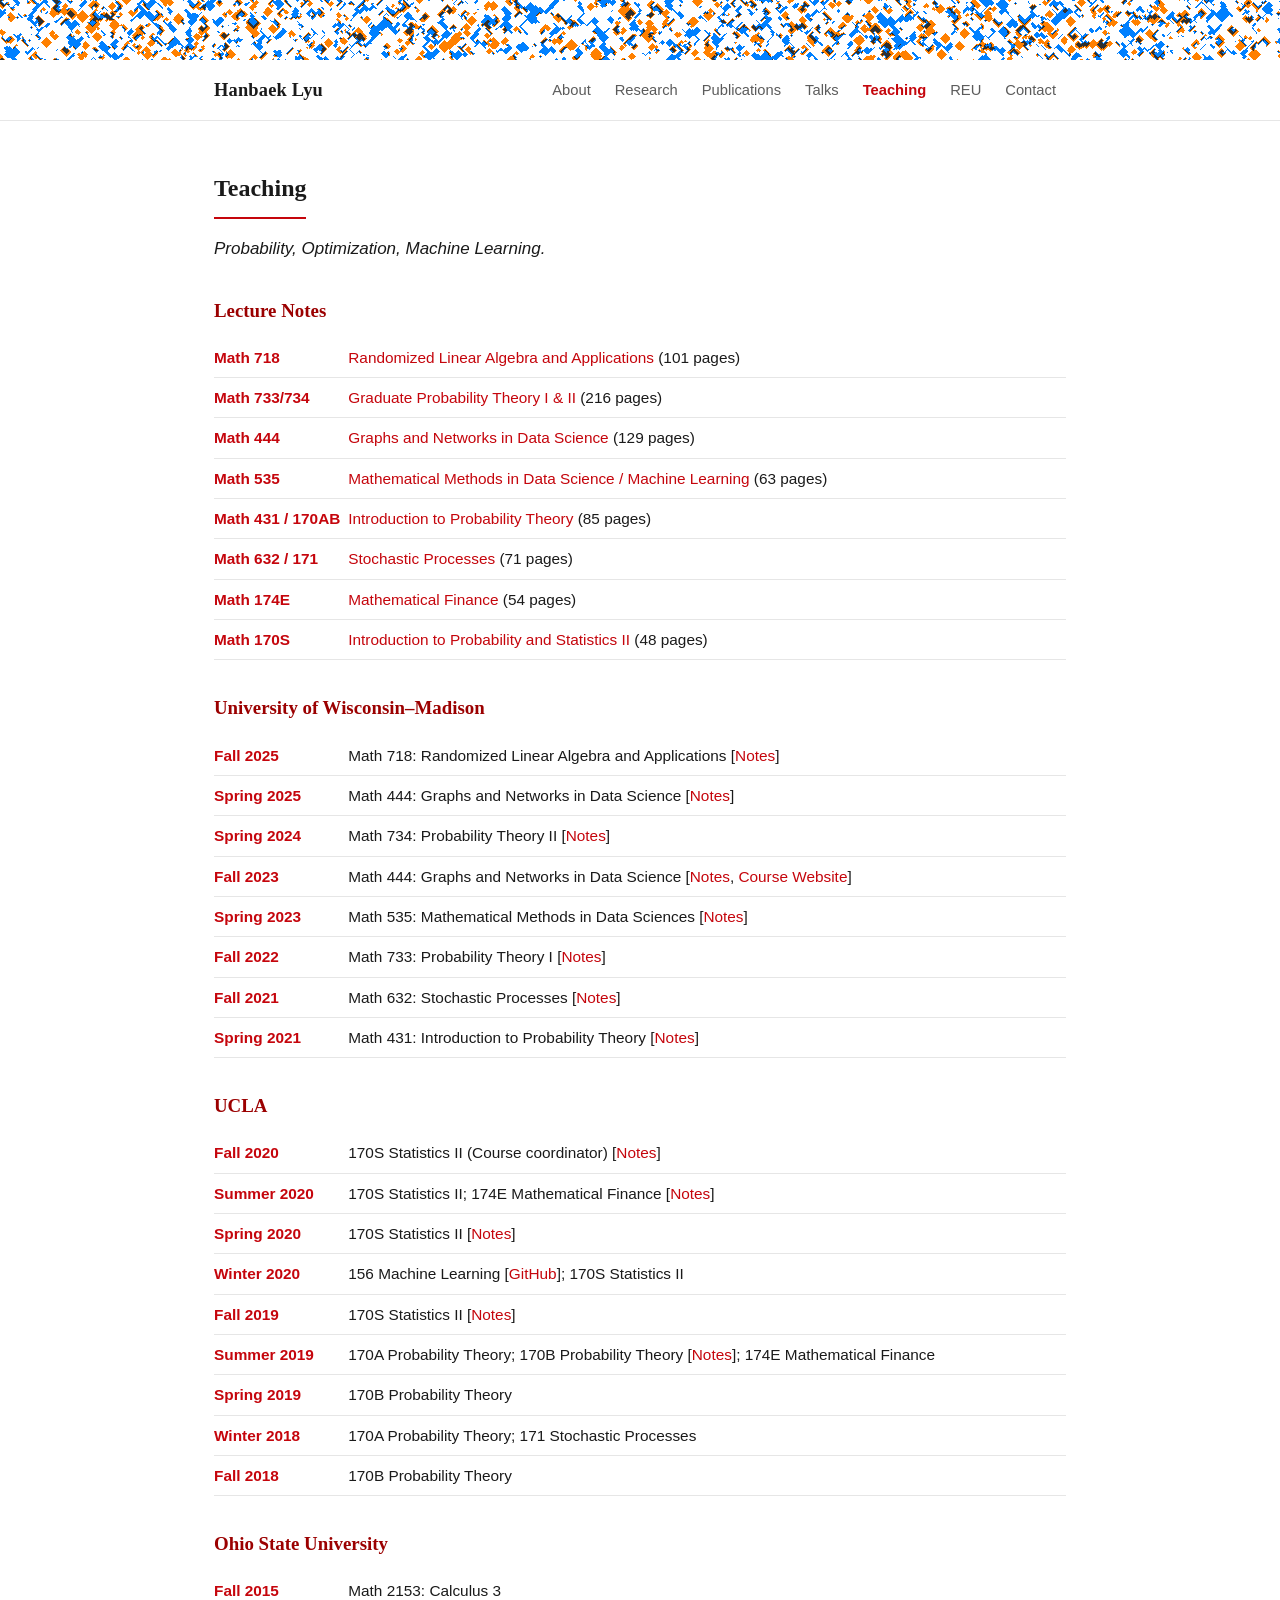
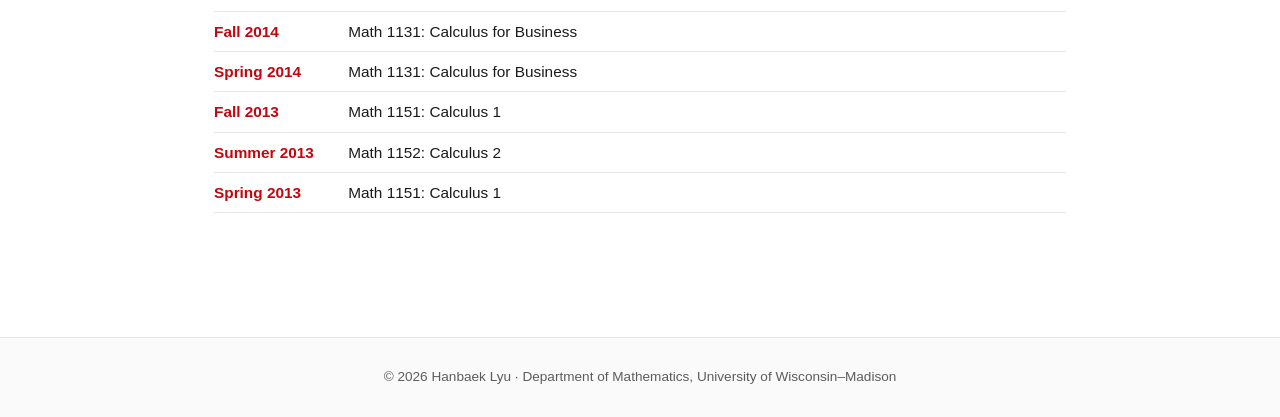
<file: teaching.html>
<!DOCTYPE html>
<html lang="en">
<head>
<meta charset="utf-8">
<meta name="viewport" content="width=device-width, initial-scale=1">
<title>Teaching &mdash; Hanbaek Lyu</title>
<meta name="description" content="Teaching by Hanbaek Lyu: probability, optimization, machine learning.">
<link rel="stylesheet" href="css/style.css?v=4">
</head>
<body>
<a class="topbanner" href="index.html" aria-label="Hanbaek Lyu — home"><img src="images/banner/fca_banner.gif?v=6" alt="4-color Firefly Cellular Automata simulation"></a>
<nav class="nav">
  <div class="nav-inner">
    <a class="brand" href="index.html">Hanbaek Lyu</a>
    <div class="nav-links">
      <a href="index.html">About</a>
      <a href="research.html">Research</a>
      <a href="publications.html">Publications</a>
      <a href="talks.html">Talks</a>
      <a href="teaching.html" class="active">Teaching</a>
      <a href="reu.html">REU</a>
      <a href="contact.html">Contact</a>
    </div>
  </div>
</nav>

<main class="wrap">
  <section>
    <h2>Teaching</h2>
    <p><em>Probability, Optimization, Machine Learning.</em></p>

    <h3>Lecture Notes</h3>
    <ul class="term-list">
      <li><span class="term">Math 718</span> <a href="files/notes/lyu_718_notes.pdf">Randomized Linear Algebra and Applications</a> (101 pages)</li>
      <li><span class="term">Math 733/734</span> <a href="files/notes/lyu_prob_notes.pdf">Graduate Probability Theory I &amp; II</a> (216 pages)</li>
      <li><span class="term">Math 444</span> <a href="files/notes/lyu_gnids_notes.pdf">Graphs and Networks in Data Science</a> (129 pages)</li>
      <li><span class="term">Math 535</span> <a href="files/notes/535_sup_lyu.pdf">Mathematical Methods in Data Science / Machine Learning</a> (63 pages)</li>
      <li><span class="term">Math 431 / 170AB</span> <a href="files/notes/lecturenote_170ab.pdf">Introduction to Probability Theory</a> (85 pages)</li>
      <li><span class="term">Math 632 / 171</span> <a href="files/notes/stochastic_notes.pdf">Stochastic Processes</a> (71 pages)</li>
      <li><span class="term">Math 174E</span> <a href="files/notes/lecturenote_174e.pdf">Mathematical Finance</a> (54 pages)</li>
      <li><span class="term">Math 170S</span> <a href="files/notes/lecturenote_170s.pdf">Introduction to Probability and Statistics II</a> (48 pages)</li>
    </ul>

    <h3>University of Wisconsin&ndash;Madison</h3>
    <ul class="term-list">
      <li><span class="term">Fall 2025</span> Math 718: Randomized Linear Algebra and Applications [<a href="files/notes/lyu_718_notes.pdf">Notes</a>]</li>
      <li><span class="term">Spring 2025</span> Math 444: Graphs and Networks in Data Science [<a href="files/notes/lyu_gnids_notes.pdf">Notes</a>]</li>
      <li><span class="term">Spring 2024</span> Math 734: Probability Theory II [<a href="files/notes/lyu_prob_notes.pdf">Notes</a>]</li>
      <li><span class="term">Fall 2023</span> Math 444: Graphs and Networks in Data Science [<a href="files/notes/lyu_gnids_notes.pdf">Notes</a>, <a href="https://people.math.wisc.edu/~hlyu36/GNiDS/">Course Website</a>]</li>
      <li><span class="term">Spring 2023</span> Math 535: Mathematical Methods in Data Sciences [<a href="files/notes/535_sup_lyu.pdf">Notes</a>]</li>
      <li><span class="term">Fall 2022</span> Math 733: Probability Theory I [<a href="files/notes/lyu_prob_notes.pdf">Notes</a>]</li>
      <li><span class="term">Fall 2021</span> Math 632: Stochastic Processes [<a href="files/notes/stochastic_notes.pdf">Notes</a>]</li>
      <li><span class="term">Spring 2021</span> Math 431: Introduction to Probability Theory [<a href="files/notes/lecturenote_170ab.pdf">Notes</a>]</li>
    </ul>

    <h3>UCLA</h3>
    <ul class="term-list">
      <li><span class="term">Fall 2020</span> 170S Statistics II (Course coordinator) [<a href="files/notes/lecturenote_170s.pdf">Notes</a>]</li>
      <li><span class="term">Summer 2020</span> 170S Statistics II; 174E Mathematical Finance [<a href="files/notes/lecturenote_174e.pdf">Notes</a>]</li>
      <li><span class="term">Spring 2020</span> 170S Statistics II [<a href="files/notes/lecturenote_170s.pdf">Notes</a>]</li>
      <li><span class="term">Winter 2020</span> 156 Machine Learning [<a href="https://github.com/HanbaekLyu/Math156_UCLA_SP21">GitHub</a>]; 170S Statistics II</li>
      <li><span class="term">Fall 2019</span> 170S Statistics II [<a href="files/notes/lecturenote_170s.pdf">Notes</a>]</li>
      <li><span class="term">Summer 2019</span> 170A Probability Theory; 170B Probability Theory [<a href="files/notes/lecturenote_170ab.pdf">Notes</a>]; 174E Mathematical Finance</li>
      <li><span class="term">Spring 2019</span> 170B Probability Theory</li>
      <li><span class="term">Winter 2018</span> 170A Probability Theory; 171 Stochastic Processes</li>
      <li><span class="term">Fall 2018</span> 170B Probability Theory</li>
    </ul>

    <h3>Ohio State University</h3>
    <ul class="term-list">
      <li><span class="term">Fall 2015</span> Math 2153: Calculus 3</li>
      <li><span class="term">Fall 2014</span> Math 1131: Calculus for Business</li>
      <li><span class="term">Spring 2014</span> Math 1131: Calculus for Business</li>
      <li><span class="term">Fall 2013</span> Math 1151: Calculus 1</li>
      <li><span class="term">Summer 2013</span> Math 1152: Calculus 2</li>
      <li><span class="term">Spring 2013</span> Math 1151: Calculus 1</li>
    </ul>
  </section>
</main>

<footer>
  &copy; 2026 Hanbaek Lyu &middot; Department of Mathematics, University of Wisconsin&ndash;Madison
</footer>
<script src="js/owner.js" defer></script>
<script data-goatcounter="https://colourgraph.goatcounter.com/count" async src="//gc.zgo.at/count.js"></script>
<script src="js/clicks.js?v=3" defer></script>
</body>
</html>
</file>
<file: css/style.css>
/* ===== Hanbaek Lyu — personal academic site ===== */
:root {
  --accent: #c5050c;          /* UW-Madison Badger red */
  --accent-dark: #9b0000;
  --ink: #1a1a1a;
  --muted: #5c5c5c;
  --line: #e6e6e6;
  --bg: #ffffff;
  --bg-soft: #fafafa;
  --nav-bg: rgba(255, 255, 255, 0.96);
  --maxw: 900px;
  --serif: Georgia, 'Times New Roman', Cambria, serif;
  --sans: -apple-system, BlinkMacSystemFont, 'Segoe UI', Helvetica, Arial, sans-serif;
}

* { box-sizing: border-box; }

html { scroll-behavior: smooth; }

body {
  margin: 0;
  font-family: var(--sans);
  color: var(--ink);
  background: var(--bg);
  line-height: 1.65;
  font-size: 17px;
  -webkit-font-smoothing: antialiased;
}

a { color: var(--accent); text-decoration: none; }
a:hover { color: var(--accent-dark); text-decoration: underline; }

/* ===== Top navigation ===== */
.nav {
  position: sticky;
  top: 0;
  z-index: 50;
  background: var(--nav-bg);
  backdrop-filter: saturate(180%) blur(8px);
  border-bottom: 1px solid var(--line);
}
.nav-inner {
  max-width: var(--maxw);
  margin: 0 auto;
  padding: 0 24px;
  display: flex;
  align-items: center;
  justify-content: space-between;
  min-height: 60px;
  flex-wrap: wrap;
}
.brand {
  font-family: var(--serif);
  font-weight: 700;
  font-size: 1.15rem;
  color: var(--ink);
  letter-spacing: 0.2px;
}
.brand:hover { color: var(--ink); text-decoration: none; }
.nav-links {
  display: flex;
  gap: 4px;
  flex-wrap: wrap;
}
.nav-links a {
  color: var(--muted);
  font-size: 0.92rem;
  padding: 6px 10px;
  border-radius: 6px;
  transition: color 0.15s, background 0.15s;
}
.nav-links a:hover { color: var(--accent); background: var(--bg-soft); text-decoration: none; }
.nav-links a.active { color: var(--accent); font-weight: 600; }

/* ===== Layout ===== */
.wrap {
  max-width: var(--maxw);
  margin: 0 auto;
  padding: 48px 24px 80px;
}

/* ===== Hero (About) ===== */
.hero {
  display: flex;
  gap: 40px;
  align-items: flex-start;
  margin-bottom: 40px;
}
.hero-photo {
  flex: 0 0 210px;
}
.hero-photo img {
  width: 210px;
  height: 260px;
  object-fit: cover;
  border-radius: 8px;
  border: 1px solid var(--line);
  background: var(--bg-soft);
}
.hero-body { flex: 1 1 auto; min-width: 0; }
.hero h1 {
  font-family: var(--serif);
  font-size: 2.1rem;
  margin: 0 0 4px;
  letter-spacing: 0.3px;
}
.hero .title {
  color: var(--muted);
  font-size: 1.02rem;
  margin: 0 0 2px;
}
.hero .affil { color: var(--muted); font-size: 0.98rem; margin: 0; }
.hero .contact-line {
  margin-top: 14px;
  font-size: 0.95rem;
  color: var(--muted);
}
.hero .quicklinks {
  margin-top: 16px;
  display: flex;
  gap: 10px;
  flex-wrap: wrap;
}
.btn {
  display: inline-block;
  border: 1px solid var(--line);
  border-radius: 6px;
  padding: 6px 14px;
  font-size: 0.9rem;
  color: var(--ink);
  background: var(--bg);
}
.btn:hover { border-color: var(--accent); color: var(--accent); text-decoration: none; }

/* ===== Sections ===== */
section { margin-bottom: 44px; }
h2 {
  font-family: var(--serif);
  font-size: 1.5rem;
  margin: 0 0 16px;
  padding-bottom: 8px;
  border-bottom: 2px solid var(--accent);
  display: inline-block;
}
h3 {
  font-family: var(--serif);
  font-size: 1.18rem;
  color: var(--accent-dark);
  margin: 32px 0 12px;
}
p { margin: 0 0 16px; }

/* ===== News list ===== */
.news { list-style: none; padding: 0; margin: 0; }
.news li {
  display: flex;
  gap: 14px;
  padding: 8px 0;
  border-bottom: 1px solid var(--line);
  font-size: 0.96rem;
}
.news .date {
  flex: 0 0 96px;
  color: var(--accent);
  font-variant-numeric: tabular-nums;
  font-weight: 600;
}

/* ===== Publication list ===== */
.pub-group { counter-reset: pub; }
ol.pubs {
  list-style: none;
  padding: 0;
  margin: 0;
}
ol.pubs li {
  position: relative;
  padding: 12px 0 12px 34px;
  border-bottom: 1px solid var(--line);
  font-size: 0.96rem;
}
ol.pubs li::before {
  counter-increment: pub;
  content: counter(pub);
  position: absolute;
  left: 0;
  top: 12px;
  color: var(--muted);
  font-size: 0.82rem;
  font-variant-numeric: tabular-nums;
}
.pub-title { font-weight: 600; color: var(--ink); }
.pub-venue { color: var(--muted); font-style: italic; }
.pub-links a {
  font-size: 0.85rem;
  margin-right: 2px;
}
.tag {
  display: inline-block;
  font-size: 0.72rem;
  background: var(--accent);
  color: #fff;
  padding: 1px 7px;
  border-radius: 10px;
  vertical-align: middle;
  margin-left: 6px;
}

/* ===== Simple lists (teaching) ===== */
.term-list { list-style: none; padding: 0; margin: 0; }
.term-list li {
  padding: 7px 0;
  border-bottom: 1px solid var(--line);
  font-size: 0.96rem;
}
.term-list .term {
  display: inline-block;
  min-width: 130px;
  color: var(--accent);
  font-weight: 600;
}

/* ===== People columns ===== */
.cols { columns: 2; column-gap: 40px; }
.cols li { break-inside: avoid; }
@media (max-width: 640px) { .cols { columns: 1; } }

/* ===== Footer ===== */
footer {
  border-top: 1px solid var(--line);
  background: var(--bg-soft);
  padding: 28px 24px;
  text-align: center;
  color: var(--muted);
  font-size: 0.85rem;
}

/* ===== Responsive ===== */
@media (max-width: 680px) {
  body { font-size: 16px; }
  .hero { flex-direction: column; gap: 24px; align-items: center; text-align: center; }
  .hero .quicklinks { justify-content: center; }
  .hero .contact-line { text-align: center; }
  .nav-inner { justify-content: center; }
  .brand { width: 100%; text-align: center; margin-bottom: 4px; }
  .news li { flex-direction: column; gap: 2px; }
}

/* ===== Foldable program description (REU) ===== */
details.prog {
  margin: 4px 0 18px;
  border: 1px solid var(--line);
  border-radius: 6px;
  background: var(--bg-soft);
}
details.prog summary {
  cursor: pointer;
  padding: 8px 14px;
  font-size: 0.9rem;
  font-weight: 600;
  color: var(--accent);
  list-style: none;
  user-select: none;
}
details.prog summary::-webkit-details-marker { display: none; }
details.prog summary::before { content: "\25B8\00A0"; }         /* ▸ */
details.prog[open] summary::before { content: "\25BE\00A0"; }   /* ▾ */
details.prog .prog-body {
  padding: 2px 14px 14px;
  font-size: 0.94rem;
  line-height: 1.6;
}
details.prog .prog-body p { margin: 8px 0; }
details.prog .prog-meta {
  margin: 8px 0;
  padding-left: 0;
  list-style: none;
  color: var(--muted);
  font-size: 0.88rem;
}
details.prog .prog-meta li { padding: 1px 0; border: 0; }
details.prog .prog-meta .k { color: var(--ink); font-weight: 600; min-width: 92px; display: inline-block; }

/* ===== Research highlights ===== */
.highlight {
  display: flex;
  gap: 30px;
  align-items: center;
  margin: 0 0 40px;
}
.highlight.rev { flex-direction: row-reverse; }
.highlight .fig { flex: 0 0 46%; }
.highlight .fig img {
  width: 100%;
  border: 1px solid var(--line);
  border-radius: 8px;
  background: #fff;
}
.highlight .fig figcaption {
  font-size: 0.8rem;
  color: var(--muted);
  margin-top: 6px;
  text-align: center;
}
.highlight .txt { flex: 1 1 auto; min-width: 0; }
.highlight .txt h3 { margin-top: 0; }
.highlight .txt p { font-size: 0.96rem; }
.highlight .txt .refs { font-size: 0.85rem; color: var(--muted); }
@media (max-width: 680px) {
  .highlight, .highlight.rev { flex-direction: column; }
  .highlight .txt { order: 1; }   /* text first ... */
  .highlight .fig { order: 2; flex-basis: auto; width: 100%; }  /* ... figure below it */
}

/* ===== Top FCA banner ===== */
.topbanner {
  display: block;
  height: 60px;
  overflow: hidden;
  position: relative;
  background: #000 url("../images/banner/fca_banner.gif?v=4") repeat-x left center;
  background-size: auto 60px;
}
.topbanner img {
  display: block;
  width: 100%;
  height: 60px;
  object-fit: cover;
  object-position: left center;
  image-rendering: pixelated;
}
@media (max-width: 680px) {
  .topbanner, .topbanner img {
    height: 60px;
  }
}
</file>
